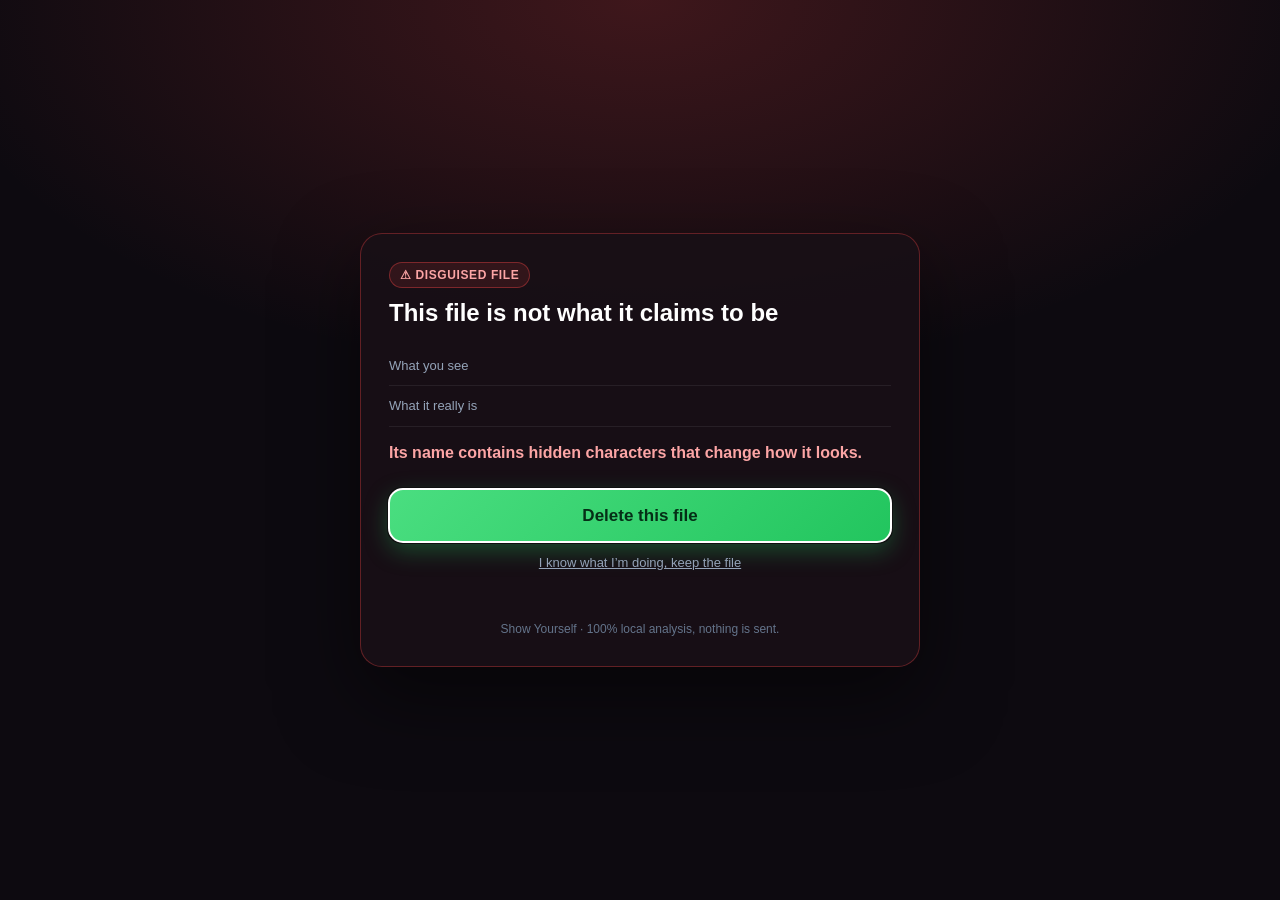
<file: file-warning.html>
<!DOCTYPE html>
<html>
<head>
  <meta charset="UTF-8" />
  <title>Show Yourself</title>
  <link rel="stylesheet" href="file-warning.css" />
</head>
<body>
  <main class="card">
    <div class="badge" data-i18n="badge"></div>
    <h1 data-i18n="title"></h1>

    <div class="row">
      <div class="label" data-i18n="looks"></div>
      <div id="looks" class="name looks" dir="auto"></div>
    </div>
    <div class="row">
      <div class="label" data-i18n="really"></div>
      <div id="really" class="name really" dir="ltr"></div>
    </div>
    <div id="kind" class="kind"></div>

    <ul id="why" class="why"></ul>

    <div class="actions">
      <button id="del" class="safe" data-i18n="del"></button>
      <button id="keep" class="risk" data-i18n="keep"></button>
    </div>
    <p id="status" class="status"></p>
    <p class="foot" data-i18n="foot"></p>
  </main>
  <script src="i18n.js"></script>
  <script src="files.js"></script>
  <script src="file-warning.js"></script>
</body>
</html>
</file>
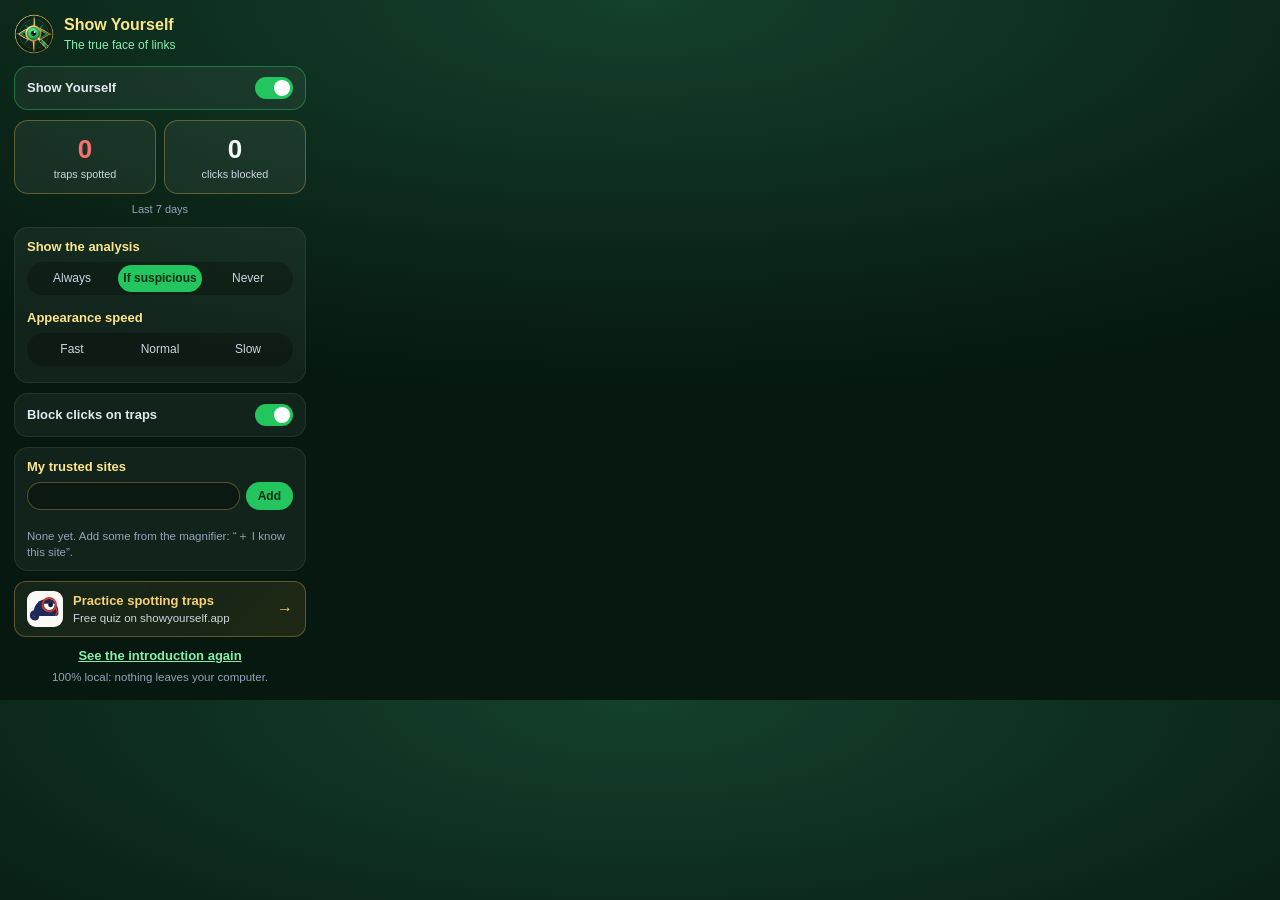
<file: popup.html>
<!DOCTYPE html>
<html>
<head>
  <meta charset="UTF-8" />
  <title>Show Yourself</title>
  <link rel="stylesheet" href="popup.css" />
</head>
<body>
  <header>
    <img src="icons/icon-128.png" alt="" width="40" height="40" />
    <div>
      <div class="name">Show Yourself</div>
      <div class="tagline" data-i18n="p.tagline"></div>
    </div>
  </header>

  <section class="card master">
    <label class="toggle">
      <span>
        <strong data-n="1" data-i18n="p.enabled"></strong>
      </span>
      <input type="checkbox" id="enabled" checked />
      <i aria-hidden="true"></i>
    </label>
  </section>

  <div id="settingsBody">
  <section class="stats">
    <div class="stat danger"><span id="spotted">0</span><small data-i18n="p.spotted"></small></div>
    <div class="stat"><span id="blocked">0</span><small data-i18n="p.blocked"></small></div>
    <div class="period" data-i18n="p.week"></div>
  </section>

  <section class="card">
    <h2 data-n="2" data-i18n="p.bubble"></h2>
    <div class="seg" role="radiogroup">
      <label><input type="radio" name="bubble" value="all" /><span data-i18n="p.bubbleAll"></span></label>
      <label><input type="radio" name="bubble" value="risky" checked /><span data-i18n="p.bubbleRisky"></span></label>
      <label><input type="radio" name="bubble" value="off" /><span data-i18n="p.bubbleOff"></span></label>
    </div>
    <h2 data-n="3" data-i18n="p.speed"></h2>
    <div class="seg" role="radiogroup" id="speedSeg">
      <label><input type="radio" name="speed" value="fast" /><span data-i18n="p.speedFast"></span></label>
      <label><input type="radio" name="speed" value="normal" /><span data-i18n="p.speedNormal"></span></label>
      <label><input type="radio" name="speed" value="slow" /><span data-i18n="p.speedSlow"></span></label>
    </div>
  </section>

  <section class="card">
    <label class="toggle">
      <span>
        <strong data-n="4" data-i18n="p.blockToggle"></strong>
      </span>
      <input type="checkbox" id="blockClicks" checked />
      <i aria-hidden="true"></i>
    </label>
  </section>

  <section class="card">
    <h2 data-n="5" data-i18n="p.trusted"></h2>
    <form id="addForm" class="add">
      <input id="addInput" type="text" autocomplete="off" spellcheck="false" data-i18n-placeholder="p.addPlaceholder" />
      <button type="submit" data-i18n="p.add"></button>
    </form>
    <button type="button" id="addCurrent" class="link" hidden></button>
    <p id="addMsg" class="muted" hidden></p>
    <input id="trustedSearch" class="search" type="search" autocomplete="off" spellcheck="false" hidden />
    <ul id="trusted" class="chips"></ul>
    <button type="button" id="trustedMore" class="link more" hidden></button>
    <p id="trustedEmpty" class="muted" data-i18n="p.trustedEmpty"></p>
  </section>

  </div>

  <footer>
    <a href="https://showyourself.app/" id="trainLink" class="train" target="_blank" rel="noopener">
      <img src="icons/site-leon.svg" alt="" width="36" height="36" />
      <span class="train-text">
        <strong data-i18n="p.train"></strong>
        <small data-i18n="p.trainSub"></small>
      </span>
      <span class="train-arrow" aria-hidden="true">→</span>
    </a>
    <a href="welcome.html" target="_blank" data-i18n="p.welcome"></a>
    <div class="muted" data-i18n="p.privacy"></div>
  </footer>

  <script src="features.js"></script>
  <script src="i18n.js"></script>
  <script src="files.js"></script>
  <script src="lib/psl.js"></script>
  <script src="analyzer.js"></script>
  <script src="popup.js"></script>
</body>
</html>
</file>
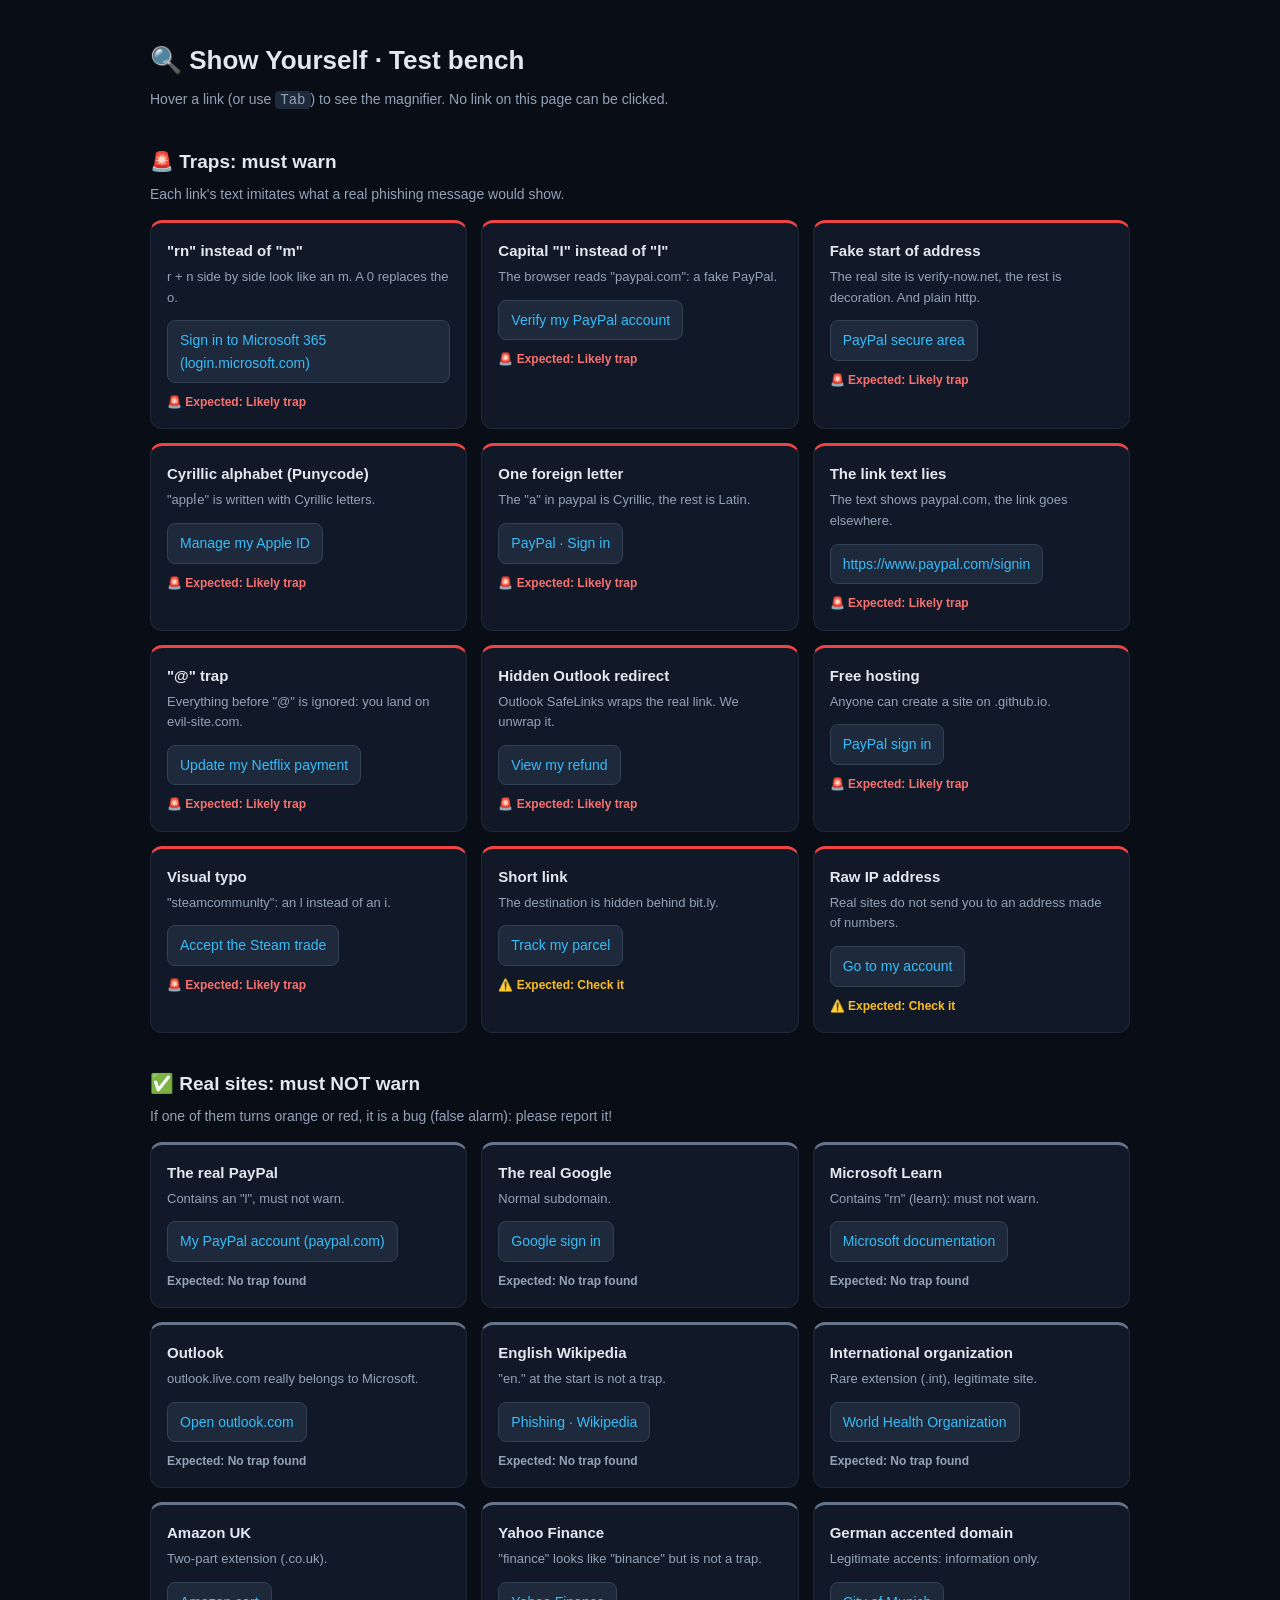
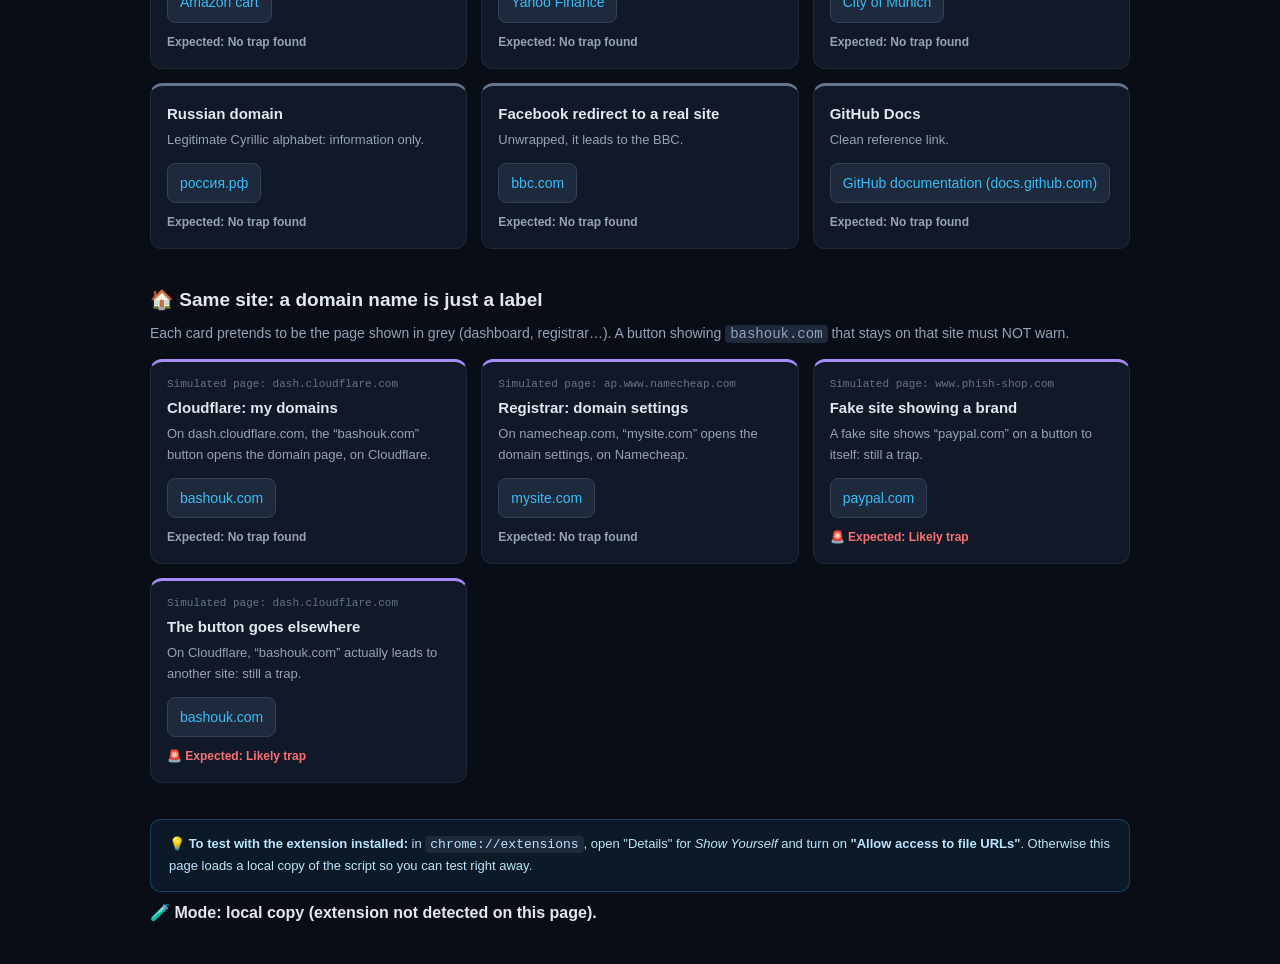
<file: test.html>
<!DOCTYPE html>
<html lang="fr">
<head>
  <meta charset="UTF-8" />
  <meta name="viewport" content="width=device-width, initial-scale=1.0" />
  <!-- Lets the extension tell this page it is active (avoids a double bubble) -->
  <meta name="show-yourself-test-page" content="1" />
  <title>Show Yourself · Banc d'essai</title>
  <style>
    :root { color-scheme: dark; }
    * { box-sizing: border-box; }
    body {
      margin: 0;
      padding: 40px 20px;
      font-family: -apple-system, BlinkMacSystemFont, "Segoe UI", Roboto, sans-serif;
      background: #090d16;
      color: #e2e8f0;
      line-height: 1.6;
    }
    .container { max-width: 980px; margin: 0 auto; }
    h1 { margin: 0 0 6px; font-size: 26px; }
    h2 { margin: 36px 0 6px; font-size: 19px; }
    .subtitle, .section-intro { margin: 0; color: #94a3b8; font-size: 14px; }
    .grid {
      display: grid;
      grid-template-columns: repeat(auto-fill, minmax(300px, 1fr));
      gap: 14px;
      margin-top: 14px;
    }
    .card {
      background: #111827;
      border: 1px solid #1f2937;
      border-radius: 12px;
      padding: 16px;
    }
    .card.trap { border-top: 3px solid #ef4444; }
    .card.legit { border-top: 3px solid #64748b; }
    .card.same { border-top: 3px solid #a78bfa; }
    .page-host { font: 11px ui-monospace, Consolas, monospace; color: #64748b; margin-bottom: 6px; }
    .card h3 { margin: 0 0 4px; font-size: 15px; }
    .card p { margin: 0 0 12px; font-size: 13px; color: #94a3b8; }
    .card a {
      display: inline-block;
      padding: 8px 12px;
      background: #1e293b;
      color: #38bdf8;
      text-decoration: none;
      border-radius: 8px;
      border: 1px solid #334155;
      font-size: 14px;
    }
    .card a:hover, .card a:focus { border-color: #38bdf8; }
    .expect { font-size: 12px; font-weight: 700; margin-top: 10px; }
    .expect-danger { color: #f87171; }
    .expect-caution { color: #fbbf24; }
    .expect-none { color: #94a3b8; }
    .notice {
      margin-top: 36px;
      padding: 14px 18px;
      background: rgba(56, 189, 248, 0.08);
      border: 1px solid rgba(56, 189, 248, 0.25);
      border-radius: 10px;
      font-size: 13px;
      color: #bae6fd;
    }
    code { background: #1e293b; padding: 1px 5px; border-radius: 4px; }
  </style>
</head>
<body>
  <div class="container">
    <h1 data-en="🔍 Show Yourself · Test bench">🔍 Show Yourself · Banc d'essai</h1>
    <p class="subtitle" data-en="Hover a link (or use &lt;code&gt;Tab&lt;/code&gt;) to see the magnifier. No link on this page can be clicked.">Survolez un lien (ou naviguez avec <code>Tab</code>) pour voir la loupe. Aucun lien n'est cliquable sur cette page.</p>

    <h2 data-en="🚨 Traps: must warn">🚨 Pièges : doivent alerter</h2>
    <p class="section-intro" data-en="Each link's text imitates what a real phishing message would show.">Le texte de chaque lien imite ce qu'un vrai message de phishing afficherait.</p>
    <div class="grid" id="traps"></div>

    <h2 data-en="✅ Real sites: must NOT warn">✅ Sites légitimes : ne doivent PAS alerter</h2>
    <p class="section-intro" data-en="If one of them turns orange or red, it is a bug (false alarm): please report it!">Si l'un d'eux passe en orange ou en rouge, c'est un bug (fausse alerte) : merci de le signaler !</p>
    <div class="grid" id="legit"></div>

    <h2 data-en="🏠 Same site: a domain name is just a label">🏠 Même site : un nom de domaine n'est qu'une étiquette</h2>
    <p class="section-intro" data-en="Each card pretends to be the page shown in grey (dashboard, registrar…). A button showing &lt;code&gt;bashouk.com&lt;/code&gt; that stays on that site must NOT warn.">Chaque carte se fait passer pour la page indiquée en gris (tableau de bord, registrar…). Un bouton qui affiche <code>bashouk.com</code> et reste sur ce site ne doit PAS alerter.</p>
    <div class="grid" id="samesite"></div>

    <div class="notice" id="noticeFr">
      💡 <strong>Pour tester avec l'extension installée :</strong> dans <code>chrome://extensions</code>, ouvrez « Détails »
      de <em>Show Yourself</em> et activez <strong>« Autoriser l'accès aux URL de fichier »</strong>.
      Sinon, cette page charge automatiquement une copie locale du script pour que vous puissiez tester tout de suite.
    </div>
    <div class="notice" id="noticeEn" hidden>
      💡 <strong>To test with the extension installed:</strong> in <code>chrome://extensions</code>, open "Details"
      for <em>Show Yourself</em> and turn on <strong>"Allow access to file URLs"</strong>.
      Otherwise this page loads a local copy of the script so you can test right away.
    </div>
    <div id="mode" style="margin-top:8px;font-weight:700"></div>
  </div>

  <script>
    // Each case: [title, explanation, href, visible link text, expected level]
    const TRAPS = [
      ['« rn » au lieu de « m »', 'r + n collés imitent un m. Le 0 remplace le o.',
        'https://login.rnicr0soft.com/oauth2/v2.0/authorize?client_id=981273', 'Se connecter à Microsoft 365 (login.microsoft.com)', 'danger'],
      ['« I » majuscule au lieu de « l »', 'Le navigateur lit « paypai.com » : un faux PayPal.',
        'https://secu1e.paypaI.com/myaccount/summary', 'Vérifier mon compte PayPal', 'danger'],
      ['Faux début d’adresse', 'Le vrai site est verify-now.net, tout le reste est du décor. En http en plus.',
        'http://paypal.com.secure-login.verify-now.net/login/auth.php', 'Espace sécurisé PayPal', 'danger'],
      ['Alphabet cyrillique (Punycode)', '« аррӏе » est écrit avec des lettres cyrilliques.',
        'https://xn--80ak6aa92e.com/id/manage', 'Gérer mon identifiant Apple', 'danger'],
      ['Une seule lettre étrangère', 'Le « а » de pаypal est cyrillique, le reste est latin.',
        'https://xn--pypal-4ve.com/signin', 'PayPal · Connexion', 'danger'],
      ['Le texte du lien ment', 'Le texte affiche paypal.com, le lien va ailleurs.',
        'https://compte-verification.net/paypal', 'https://www.paypal.com/signin', 'danger'],
      ['Piège « @ »', 'Tout ce qui est avant « @ » est ignoré : on va sur evil-site.com.',
        'https://www.netflix.com@evil-site.com/billing', 'Mettre à jour mon paiement Netflix', 'danger'],
      ['Redirection Outlook cachée', 'Outlook SafeLinks enveloppe le vrai lien. On le déballe.',
        'https://eur01.safelinks.protection.outlook.com/?url=https%3A%2F%2Fpaypal-refund-center.com%2Fclaim&data=05', 'Consulter mon remboursement', 'danger'],
      ['Hébergement gratuit', 'N’importe qui peut créer un site en .github.io.',
        'https://paypal-login-secure.github.io/', 'Connexion PayPal', 'danger'],
      ['Faute de frappe visuelle', '« steamcommunlty » : un l à la place du i.',
        'https://steamcommunlty.com/tradeoffer/new', 'Accepter l’échange Steam', 'danger'],
      ['Lien raccourci', 'La destination est cachée derrière bit.ly.',
        'https://bit.ly/3xYzAbC', 'Suivre mon colis', 'caution'],
      ['Adresse IP brute', 'Les vrais sites n’envoient pas vers une adresse en chiffres.',
        'http://185.23.45.67/banque/login', 'Accéder à mon espace', 'caution']
    ];

    const LEGIT = [
      ['Le vrai PayPal', 'Contient un « l », ne doit pas alerter.', 'https://www.paypal.com/myaccount/summary', 'Mon compte PayPal (paypal.com)', 'none'],
      ['Le vrai Google', 'Sous-domaine normal.', 'https://accounts.google.com/signin', 'Connexion Google', 'none'],
      ['Microsoft Learn', 'Contient « rn » (learn) : ne doit pas alerter.', 'https://learn.microsoft.com/fr-fr/', 'Documentation Microsoft', 'none'],
      ['Outlook', 'outlook.live.com appartient bien à Microsoft.', 'https://outlook.live.com/mail/', 'Ouvrir outlook.com', 'none'],
      ['Wikipédia en anglais', '« en. » au début n’est pas un piège.', 'https://en.wikipedia.org/wiki/Phishing', 'Phishing · Wikipedia', 'none'],
      ['Organisation internationale', 'Extension rare (.int), site légitime.', 'https://www.who.int/health-topics', 'Organisation mondiale de la santé', 'none'],
      ['Amazon UK', 'Extension en deux parties (.co.uk).', 'https://www.amazon.co.uk/gp/cart', 'Panier Amazon', 'none'],
      ['Yahoo Finance', '« finance » ressemble à « binance » mais n’est pas un piège.', 'https://finance.yahoo.com/', 'Yahoo Finance', 'none'],
      ['Domaine allemand accentué', 'Accents légitimes : simple information.', 'https://münchen.de/', 'Ville de Munich', 'none'],
      ['Domaine russe', 'Alphabet cyrillique légitime : simple information.', 'https://xn--h1alffa9f.xn--p1ai/', 'россия.рф', 'none'],
      ['Redirection Facebook vers un vrai site', 'Déballée, mène à la BBC.', 'https://l.facebook.com/l.php?u=https%3A%2F%2Fwww.bbc.com%2Fnews&h=AT0', 'bbc.com', 'none'],
      ['GitHub Docs', 'Lien de référence propre.', 'https://docs.github.com/fr/authentication', 'Documentation GitHub (docs.github.com)', 'none']
    ];

    // Same-site cases: [title, explanation, href, link text, expected, simulated page host]
    const SAMESITE = [
      ['Cloudflare : mes domaines', 'Sur dash.cloudflare.com, le bouton « bashouk.com » ouvre la fiche du domaine, sur Cloudflare.',
        'https://dash.cloudflare.com/8f2c41/bashouk.com/dns/records', 'bashouk.com', 'none', 'dash.cloudflare.com'],
      ['Registrar : gestion du domaine', 'Sur namecheap.com, « mysite.com » ouvre la gestion du domaine, sur Namecheap.',
        'https://ap.www.namecheap.com/domains/domaincontrolpanel/mysite.com/domain', 'mysite.com', 'none', 'ap.www.namecheap.com'],
      ['Faux site qui écrit une marque', 'Un faux site affiche « paypal.com » sur un bouton vers lui-même : reste un piège.',
        'https://www.phish-shop.com/login', 'paypal.com', 'danger', 'www.phish-shop.com'],
      ['Le bouton part ailleurs', 'Sur Cloudflare, « bashouk.com » mène en fait à un autre site : reste un piège.',
        'https://cloud-dash-login.com/bashouk.com', 'bashouk.com', 'danger', 'dash.cloudflare.com']
    ];
    const SAMESITE_EN = [
      ['Cloudflare: my domains', 'On dash.cloudflare.com, the “bashouk.com” button opens the domain page, on Cloudflare.', 'bashouk.com'],
      ['Registrar: domain settings', 'On namecheap.com, “mysite.com” opens the domain settings, on Namecheap.', 'mysite.com'],
      ['Fake site showing a brand', 'A fake site shows “paypal.com” on a button to itself: still a trap.', 'paypal.com'],
      ['The button goes elsewhere', 'On Cloudflare, “bashouk.com” actually leads to another site: still a trap.', 'bashouk.com']
    ];

    // English texts, same order as above: [title, explanation, link text]
    const TRAPS_EN = [
      ['"rn" instead of "m"', 'r + n side by side look like an m. A 0 replaces the o.', 'Sign in to Microsoft 365 (login.microsoft.com)'],
      ['Capital "I" instead of "l"', 'The browser reads "paypai.com": a fake PayPal.', 'Verify my PayPal account'],
      ['Fake start of address', 'The real site is verify-now.net, the rest is decoration. And plain http.', 'PayPal secure area'],
      ['Cyrillic alphabet (Punycode)', '"аррӏе" is written with Cyrillic letters.', 'Manage my Apple ID'],
      ['One foreign letter', 'The "а" in pаypal is Cyrillic, the rest is Latin.', 'PayPal · Sign in'],
      ['The link text lies', 'The text shows paypal.com, the link goes elsewhere.', 'https://www.paypal.com/signin'],
      ['"@" trap', 'Everything before "@" is ignored: you land on evil-site.com.', 'Update my Netflix payment'],
      ['Hidden Outlook redirect', 'Outlook SafeLinks wraps the real link. We unwrap it.', 'View my refund'],
      ['Free hosting', 'Anyone can create a site on .github.io.', 'PayPal sign in'],
      ['Visual typo', '"steamcommunlty": an l instead of an i.', 'Accept the Steam trade'],
      ['Short link', 'The destination is hidden behind bit.ly.', 'Track my parcel'],
      ['Raw IP address', 'Real sites do not send you to an address made of numbers.', 'Go to my account']
    ];
    const LEGIT_EN = [
      ['The real PayPal', 'Contains an "l", must not warn.', 'My PayPal account (paypal.com)'],
      ['The real Google', 'Normal subdomain.', 'Google sign in'],
      ['Microsoft Learn', 'Contains "rn" (learn): must not warn.', 'Microsoft documentation'],
      ['Outlook', 'outlook.live.com really belongs to Microsoft.', 'Open outlook.com'],
      ['English Wikipedia', '"en." at the start is not a trap.', 'Phishing · Wikipedia'],
      ['International organization', 'Rare extension (.int), legitimate site.', 'World Health Organization'],
      ['Amazon UK', 'Two-part extension (.co.uk).', 'Amazon cart'],
      ['Yahoo Finance', '"finance" looks like "binance" but is not a trap.', 'Yahoo Finance'],
      ['German accented domain', 'Legitimate accents: information only.', 'City of Munich'],
      ['Russian domain', 'Legitimate Cyrillic alphabet: information only.', 'россия.рф'],
      ['Facebook redirect to a real site', 'Unwrapped, it leads to the BBC.', 'bbc.com'],
      ['GitHub Docs', 'Clean reference link.', 'GitHub documentation (docs.github.com)']
    ];
    const qLang = new URLSearchParams(location.search).get('lang');
    const EN = qLang ? qLang === 'en' : !/^fr/i.test(navigator.language || '');
    if (EN) {
      document.documentElement.lang = 'en';
      document.title = 'Show Yourself · Test bench';
      document.querySelectorAll('[data-en]').forEach((n) => { n.innerHTML = n.getAttribute('data-en'); });
      document.getElementById('noticeFr').hidden = true;
      document.getElementById('noticeEn').hidden = false;
      const swap = (list, en) => list.forEach((c, i) => { c[0] = en[i][0]; c[1] = en[i][1]; c[3] = en[i][2]; });
      swap(TRAPS, TRAPS_EN);
      swap(LEGIT, LEGIT_EN);
      swap(SAMESITE, SAMESITE_EN);
    }

    const EXPECT_TEXT = EN
      ? { danger: '🚨 Expected: Likely trap', caution: '⚠️ Expected: Check it', none: 'Expected: No trap found' }
      : { danger: '🚨 Attendu : Piège probable', caution: '⚠️ Attendu : À vérifier', none: 'Attendu : Aucun piège détecté' };

    function addCards(containerId, cases, kind) {
      const container = document.getElementById(containerId);
      cases.forEach(([title, explanation, href, text, expected, pageHost]) => {
        const card = document.createElement('div');
        card.className = 'card ' + kind;
        if (pageHost) {
          card.setAttribute('data-sy-page-host', pageHost);
          const host = document.createElement('div');
          host.className = 'page-host';
          host.textContent = (EN ? 'Simulated page: ' : 'Page simulée : ') + pageHost;
          card.appendChild(host);
        }
        const h3 = document.createElement('h3');
        h3.textContent = title;
        const p = document.createElement('p');
        p.textContent = explanation;
        const a = document.createElement('a');
        a.href = href;
        a.textContent = text;
        a.addEventListener('click', (e) => e.preventDefault());
        const exp = document.createElement('div');
        exp.className = 'expect expect-' + expected;
        exp.textContent = EXPECT_TEXT[expected];
        card.append(h3, p, a, exp);
        container.appendChild(card);
      });
    }
    addCards('traps', TRAPS, 'trap');
    addCards('legit', LEGIT, 'legit');
    addCards('samesite', SAMESITE, 'same');

    // Fallback: if the extension is not active on this page (file:// access not
    // allowed), load a local copy of the scripts so the page works right away.
    window.addEventListener('load', () => {
      setTimeout(() => {
        const mode = document.getElementById('mode');
        if (document.documentElement.getAttribute('data-show-yourself-extension') === 'active') {
          mode.textContent = EN ? '✅ Mode: extension installed.' : '✅ Mode : extension installée.';
          return;
        }
        mode.textContent = EN ? '🧪 Mode: local copy (extension not detected on this page).' : '🧪 Mode : copie locale (extension non détectée sur cette page).';
        const s0 = document.createElement('script');
        s0.src = './i18n.js';
        const sPsl = document.createElement('script');
        sPsl.src = './lib/psl.js';
        const s1 = document.createElement('script');
        s1.src = './analyzer.js';
        s1.onload = () => {
          const s2 = document.createElement('script');
          s2.src = './content.js';
          document.body.appendChild(s2);
        };
        s0.onload = () => document.body.appendChild(sPsl);
        sPsl.onload = () => document.body.appendChild(s1);
        document.body.appendChild(s0);
      }, 600);
    });
  </script>
</body>
</html>
</file>
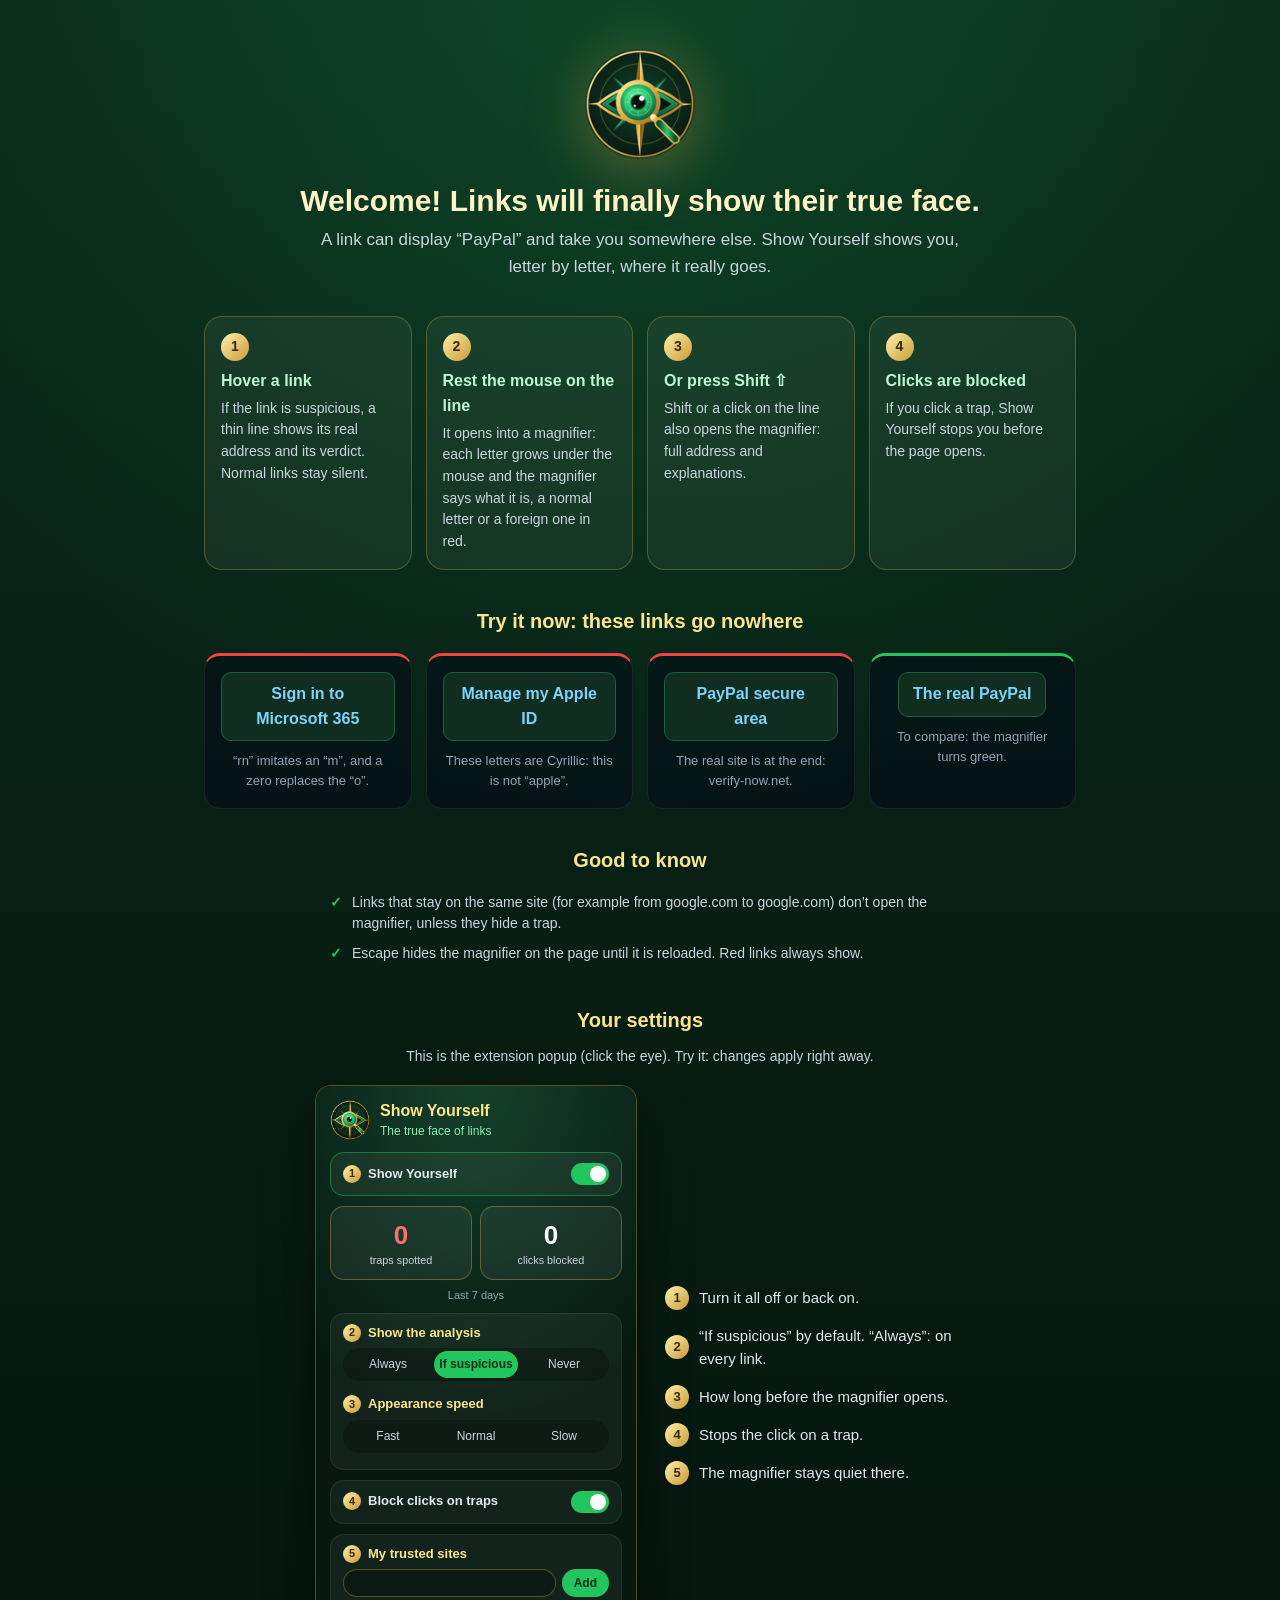
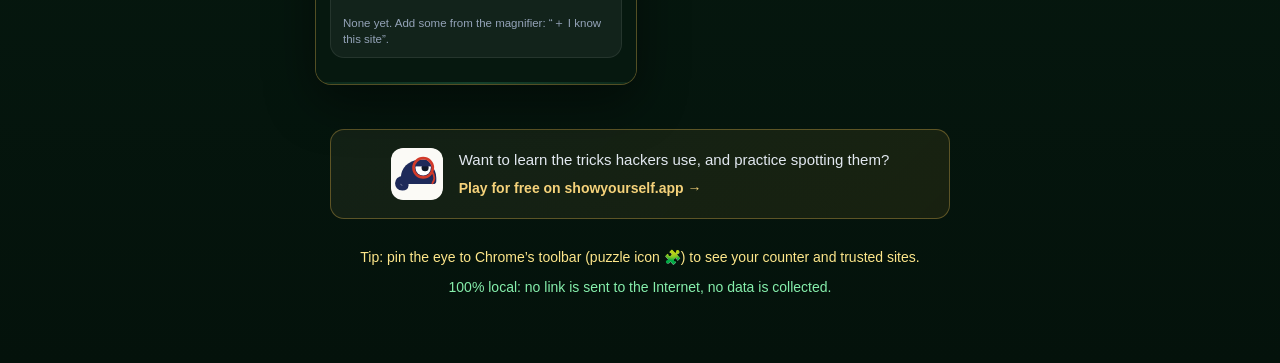
<file: welcome.html>
<!DOCTYPE html>
<html>
<head>
  <meta charset="UTF-8" />
  <meta name="viewport" content="width=device-width, initial-scale=1.0" />
  <meta name="show-yourself-demo" content="1" />
  <title>Show Yourself</title>
  <link rel="stylesheet" href="welcome.css" />
</head>
<body>
  <main>
    <header>
      <img src="icons/icon-128.png" alt="" width="112" height="112" />
      <h1 data-i18n="w.title"></h1>
      <p class="lead" data-i18n="w.lead"></p>
    </header>

    <ol class="steps">
      <li><b>1</b><h3 data-i18n="w.s1"></h3><p data-i18n="w.s1d"></p></li>
      <li><b>2</b><h3 data-i18n="w.s2"></h3><p data-i18n="w.s2d"></p></li>
      <li><b>3</b><h3 data-i18n="w.s3"></h3><p data-i18n="w.s3d"></p></li>
      <li><b>4</b><h3 data-i18n="w.s4"></h3><p data-i18n="w.s4d"></p></li>
    </ol>

    <h2 data-i18n="w.try"></h2>
    <div class="demos">
      <div class="demo trap">
        <a href="https://login.rnicr0soft.com/oauth2/authorize" data-i18n="w.d1"></a>
        <p data-i18n="w.d1h"></p>
      </div>
      <div class="demo trap">
        <a href="https://xn--80ak6aa92e.com/id/manage" data-i18n="w.d2"></a>
        <p data-i18n="w.d2h"></p>
      </div>
      <div class="demo trap">
        <a href="http://paypal.com.secure-login.verify-now.net/login" data-i18n="w.d3"></a>
        <p data-i18n="w.d3h"></p>
      </div>
      <div class="demo legit">
        <a href="https://www.paypal.com/signin" data-i18n="w.d4"></a>
        <p data-i18n="w.d4h"></p>
      </div>
    </div>

    <h2 data-i18n="w.good"></h2>
    <ul class="good">
      <li data-i18n="w.g1"></li>
      <li data-i18n="w.g2"></li>
    </ul>

    <h2 data-i18n="w.cfg"></h2>
    <p class="cfg-lead" data-i18n="w.cfgLead"></p>
    <div class="cfg">
      <iframe id="popupDemo" src="popup.html" title="Show Yourself"></iframe>
      <ol class="cfg-notes">
        <li><b>1</b><span data-i18n="w.c1"></span></li>
        <li><b>2</b><span data-i18n="w.c2"></span></li>
        <li><b>3</b><span data-i18n="w.c3"></span></li>
        <li><b>4</b><span data-i18n="w.c4"></span></li>
        <li><b>5</b><span data-i18n="w.c5"></span></li>
      </ol>
    </div>

    <a class="train" id="trainLink" href="https://showyourself.app/" target="_blank" rel="noopener">
      <img src="icons/site-leon.svg" alt="" width="52" height="52" />
      <span>
        <span class="train-q" data-i18n="w.train"></span>
        <span class="train-go" data-i18n="w.trainGo"></span>
      </span>
    </a>

    <p class="tip" data-i18n="w.pin"></p>
    <p class="privacy" data-i18n="w.privacy"></p>
  </main>

  <script src="features.js"></script>
  <script src="i18n.js"></script>
  <script src="welcome.js"></script>
  <!-- Content scripts don't run on extension pages: load the magnifier here -->
  <script src="files.js"></script>
  <script src="lib/psl.js"></script>
  <script src="analyzer.js"></script>
  <script src="content.js"></script>
</body>
</html>
</file>
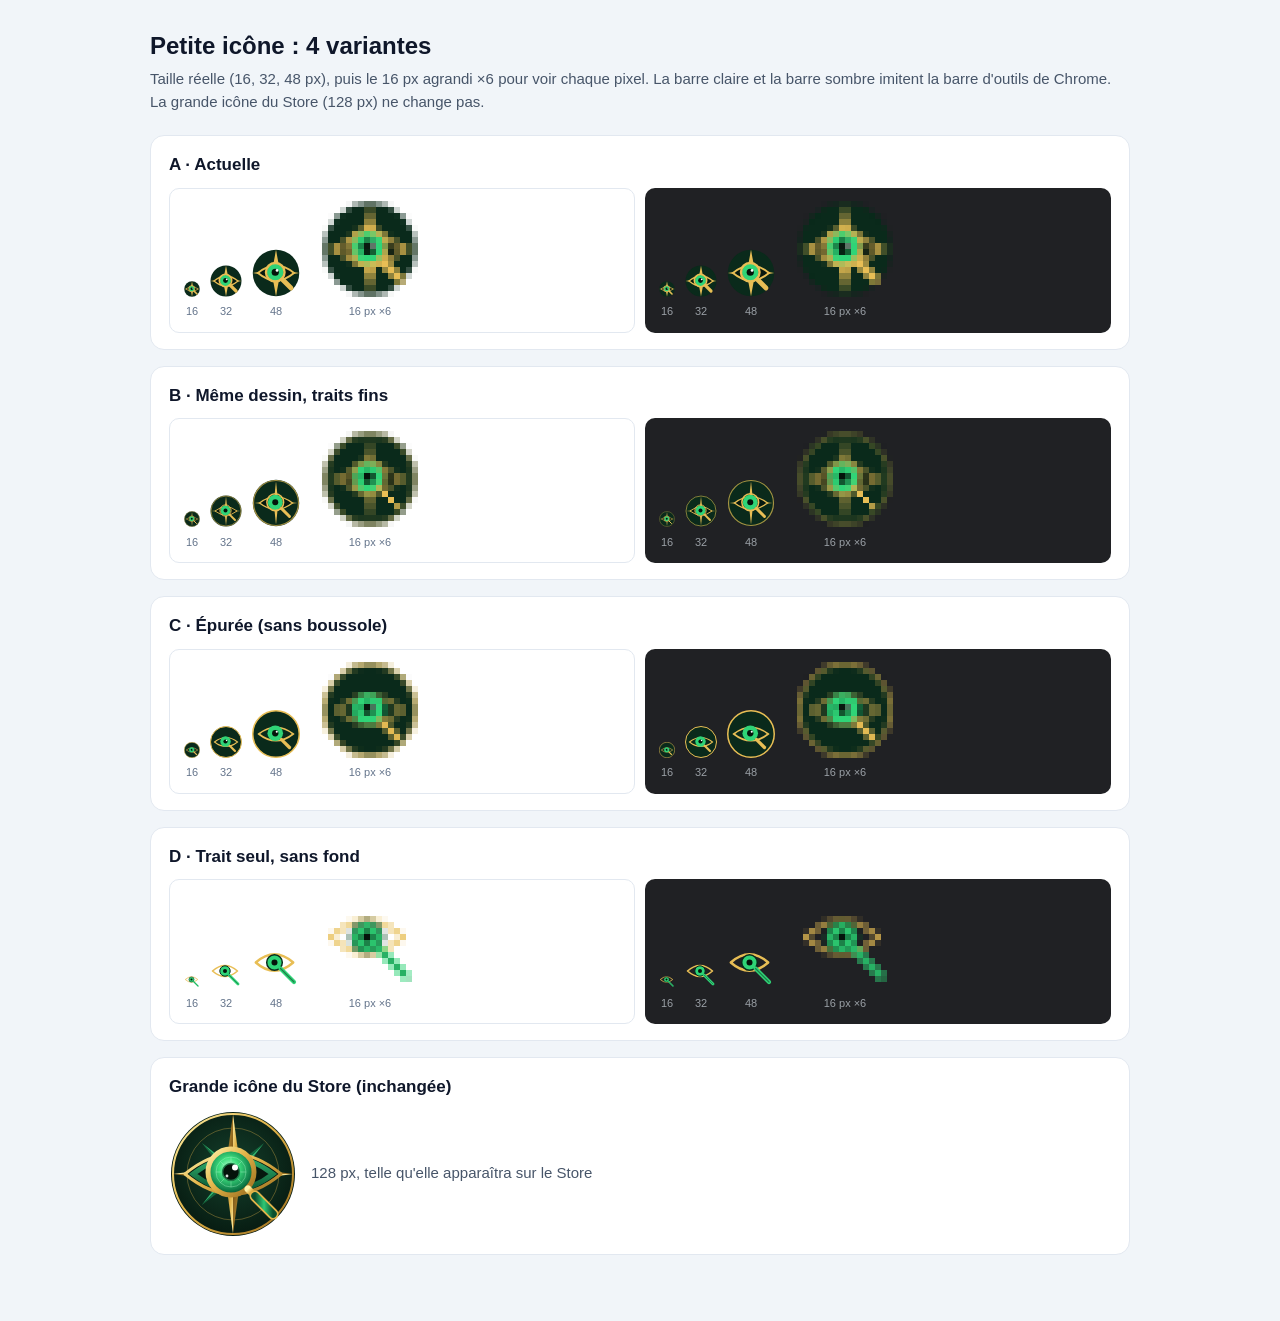
<file: store/icon-variantes.html>
﻿<!DOCTYPE html>
<html lang="fr">
<head>
<meta charset="utf-8">
<meta name="viewport" content="width=device-width, initial-scale=1">
<title>Show Yourself · Petite icône, variantes</title>
<style>
  body { margin:0; font:15px/1.5 -apple-system, BlinkMacSystemFont, "Segoe UI", Roboto, sans-serif; background:#f1f5f9; color:#0f172a; }
  main { max-width:980px; margin:0 auto; padding:28px 18px 50px; }
  h1 { font-size:24px; margin:0 0 4px; } .sub { color:#475569; margin:0 0 22px; }
  .v { background:#fff; border:1px solid #e2e8f0; border-radius:14px; padding:16px 18px; margin-bottom:16px; }
  .v h2 { font-size:17px; margin:0 0 10px; }
  .rows { display:grid; grid-template-columns:1fr 1fr; gap:10px; }
  .bar { border-radius:10px; padding:12px 14px; display:flex; align-items:center; gap:16px; flex-wrap:wrap; }
  .light { background:#ffffff; border:1px solid #e2e8f0; } .dark { background:#202124; color:#e8eaed; }
  .bar small { font-size:11px; opacity:.7; width:100%; }
  canvas { image-rendering:pixelated; }
  .zoom { display:flex; gap:10px; align-items:end; }
  .lbl { font-size:11px; color:#64748b; text-align:center; }
  .dark .lbl { color:#9aa0a6; }
  .big { display:flex; align-items:center; gap:14px; margin-top:6px; color:#475569; }
  @media (max-width:700px) { .rows { grid-template-columns:1fr; } }
</style>
</head>
<body>
<main>
  <h1>Petite icône : 4 variantes</h1>
  <p class="sub">Taille réelle (16, 32, 48 px), puis le 16 px agrandi ×6 pour voir chaque pixel. La barre claire et la barre sombre imitent la barre d'outils de Chrome. La grande icône du Store (128 px) ne change pas.</p>
  <div id="list"></div>
  <div class="v"><h2>Grande icône du Store (inchangée)</h2><div class="big" id="big"></div></div>
</main>
<script>
const DATA = {"v": {"A_actuelle": "<svg xmlns=\"http://www.w3.org/2000/svg\" viewBox=\"0 0 32 32\">\n  <circle cx=\"16\" cy=\"16\" r=\"15.5\" fill=\"#0a2a1b\"/>\n  \n  <g fill=\"#e8be55\">\n    <polygon points=\"16,0.5 18.3,13 13.7,13\"/>\n    <polygon points=\"16,31.5 18.3,19 13.7,19\"/>\n    <polygon points=\"0.5,16 13,13.7 13,18.3\"/>\n    <polygon points=\"31.5,16 19,13.7 19,18.3\"/>\n  <\/g>\n  \n  <path d=\"M4 16 Q16 6 28 16 Q16 26 4 16 Z\" fill=\"#06180f\" stroke=\"#e8be55\" stroke-width=\"1.3\" stroke-linejoin=\"round\"/>\n  \n  <circle cx=\"15.5\" cy=\"15.5\" r=\"5.6\" fill=\"#2fd477\"/>\n  <circle cx=\"15.5\" cy=\"15.5\" r=\"2.4\" fill=\"#04140b\"/>\n  <circle cx=\"16.7\" cy=\"14.3\" r=\".9\" fill=\"#fff\"/>\n  <circle cx=\"15.5\" cy=\"15.5\" r=\"6.2\" fill=\"none\" stroke=\"#e8be55\" stroke-width=\"1.6\"/>\n  \n  <line x1=\"20.3\" y1=\"20.3\" x2=\"26\" y2=\"26\" stroke=\"#e8be55\" stroke-width=\"3.2\" stroke-linecap=\"round\"/>\n<\/svg>\n", "B_fine": "<svg xmlns=\"http://www.w3.org/2000/svg\" viewBox=\"0 0 32 32\">\n  <circle cx=\"16\" cy=\"16\" r=\"15.5\" fill=\"#0a2a1b\"/>\n  <circle cx=\"16\" cy=\"16\" r=\"15\" fill=\"none\" stroke=\"#e8be55\" stroke-width=\".8\" opacity=\".7\"/>\n  <g fill=\"#e8be55\"><polygon points=\"16,1.5 17,11 15,11\"/><polygon points=\"16,30.5 17,21 15,21\"/>\n  <polygon points=\"1.5,16 11,15 11,17\"/><polygon points=\"30.5,16 21,15 21,17\"/><\/g>\n  <path d=\"M5 16 Q16 7.5 27 16 Q16 24.5 5 16 Z\" fill=\"#06180f\" stroke=\"#e8be55\" stroke-width=\".9\"/>\n  <circle cx=\"15.5\" cy=\"15.5\" r=\"5\" fill=\"#2fd477\"/><circle cx=\"15.5\" cy=\"15.5\" r=\"2\" fill=\"#04140b\"/>\n  <circle cx=\"15.5\" cy=\"15.5\" r=\"5.6\" fill=\"none\" stroke=\"#e8be55\" stroke-width=\"1\"/>\n  <line x1=\"19.6\" y1=\"19.6\" x2=\"25\" y2=\"25\" stroke=\"#e8be55\" stroke-width=\"2\" stroke-linecap=\"round\"/><\/svg>", "C_epuree": "<svg xmlns=\"http://www.w3.org/2000/svg\" viewBox=\"0 0 32 32\">\n  <circle cx=\"16\" cy=\"16\" r=\"15.5\" fill=\"#0a2a1b\" stroke=\"#e8be55\" stroke-width=\"1\"/>\n  <path d=\"M4.5 16 Q16 7 27.5 16 Q16 25 4.5 16 Z\" fill=\"none\" stroke=\"#e8be55\" stroke-width=\"1.1\"/>\n  <circle cx=\"15.5\" cy=\"15.5\" r=\"5.2\" fill=\"#2fd477\"/><circle cx=\"15.5\" cy=\"15.5\" r=\"2.1\" fill=\"#04140b\"/>\n  <circle cx=\"16.5\" cy=\"14.5\" r=\".7\" fill=\"#fff\"/>\n  <line x1=\"19.7\" y1=\"19.7\" x2=\"25\" y2=\"25\" stroke=\"#e8be55\" stroke-width=\"2.2\" stroke-linecap=\"round\"/><\/svg>", "D_trait": "<svg xmlns=\"http://www.w3.org/2000/svg\" viewBox=\"0 0 32 32\">\n  <path d=\"M2.5 15 Q15 4 27.5 15 Q15 26 2.5 15 Z\" fill=\"none\" stroke=\"#e8be55\" stroke-width=\"1.6\" stroke-linejoin=\"round\"/>\n  <circle cx=\"15\" cy=\"15\" r=\"5.2\" fill=\"#2fd477\" stroke=\"#0a2a1b\" stroke-width=\"1\"/>\n  <circle cx=\"15\" cy=\"15\" r=\"2\" fill=\"#04140b\"/>\n  <line x1=\"19\" y1=\"19\" x2=\"28\" y2=\"28\" stroke=\"#2fd477\" stroke-width=\"2.8\" stroke-linecap=\"round\"/>\n  <line x1=\"19\" y1=\"19\" x2=\"28\" y2=\"28\" stroke=\"#0a2a1b\" stroke-width=\".8\" stroke-linecap=\"round\" opacity=\".5\"/><\/svg>"}, "n": {"A_actuelle": "A \u00b7 Actuelle", "B_fine": "B \u00b7 M\u00eame dessin, traits fins", "C_epuree": "C \u00b7 \u00c9pur\u00e9e (sans boussole)", "D_trait": "D \u00b7 Trait seul, sans fond"}, "big": "<svg xmlns=\"http://www.w3.org/2000/svg\" viewBox=\"0 0 128 128\">\n  <defs>\n    <linearGradient id=\"gold\" x1=\"0\" y1=\"0\" x2=\"1\" y2=\"1\">\n      <stop offset=\"0\" stop-color=\"#fff1a8\"/>\n      <stop offset=\".45\" stop-color=\"#e2b54a\"/>\n      <stop offset=\"1\" stop-color=\"#9a6b1c\"/>\n    <\/linearGradient>\n    <linearGradient id=\"goldDark\" x1=\"0\" y1=\"0\" x2=\"1\" y2=\"1\">\n      <stop offset=\"0\" stop-color=\"#c99a38\"/>\n      <stop offset=\"1\" stop-color=\"#6f4c12\"/>\n    <\/linearGradient>\n    <radialGradient id=\"bg\" cx=\".5\" cy=\".45\" r=\".6\">\n      <stop offset=\"0\" stop-color=\"#14402c\"/>\n      <stop offset=\"1\" stop-color=\"#06180f\"/>\n    <\/radialGradient>\n    <radialGradient id=\"iris\" cx=\".45\" cy=\".4\" r=\".65\">\n      <stop offset=\"0\" stop-color=\"#b8ffd2\"/>\n      <stop offset=\".35\" stop-color=\"#3ee07f\"/>\n      <stop offset=\".8\" stop-color=\"#11804a\"/>\n      <stop offset=\"1\" stop-color=\"#0a4a2b\"/>\n    <\/radialGradient>\n    <linearGradient id=\"band\" x1=\"0\" y1=\"0\" x2=\"0\" y2=\"1\">\n      <stop offset=\"0\" stop-color=\"#2fae6c\"/>\n      <stop offset=\"1\" stop-color=\"#0d5a35\"/>\n    <\/linearGradient>\n    <linearGradient id=\"handle\" x1=\"0\" y1=\"0\" x2=\"1\" y2=\"0\">\n      <stop offset=\"0\" stop-color=\"#0b4f2e\"/>\n      <stop offset=\".5\" stop-color=\"#2fc874\"/>\n      <stop offset=\"1\" stop-color=\"#0b4f2e\"/>\n    <\/linearGradient>\n  <\/defs>\n\n  <!-- Badge -->\n  <circle cx=\"64\" cy=\"64\" r=\"62\" fill=\"url(#bg)\"/>\n  <circle cx=\"64\" cy=\"64\" r=\"60\" fill=\"none\" stroke=\"url(#gold)\" stroke-width=\"2\"/>\n  <circle cx=\"64\" cy=\"64\" r=\"46\" fill=\"none\" stroke=\"#e2b54a\" stroke-opacity=\".35\" stroke-width=\"1\"/>\n\n  <!-- Compass rose: diagonal points (green) -->\n  <g transform=\"translate(64 64)\">\n    <g id=\"diag\">\n      <polygon points=\"0,-44 5,-6 0,0\" fill=\"#2fae6c\"/>\n      <polygon points=\"0,-44 -5,-6 0,0\" fill=\"#14683f\"/>\n    <\/g>\n    <use href=\"#diag\" transform=\"rotate(45)\"/>\n    <use href=\"#diag\" transform=\"rotate(135)\"/>\n    <use href=\"#diag\" transform=\"rotate(225)\"/>\n    <use href=\"#diag\" transform=\"rotate(315)\"/>\n    <!-- Cardinal points (gold) -->\n    <g id=\"card\">\n      <polygon points=\"0,-60 7,-8 0,0\" fill=\"url(#gold)\"/>\n      <polygon points=\"0,-60 -7,-8 0,0\" fill=\"url(#goldDark)\"/>\n    <\/g>\n    <use href=\"#card\" transform=\"rotate(90)\"/>\n    <use href=\"#card\" transform=\"rotate(180)\"/>\n    <use href=\"#card\" transform=\"rotate(270)\"/>\n  <\/g>\n\n  <!-- Eye almond -->\n  <path d=\"M16 64 Q64 24 112 64 Q64 104 16 64 Z\" fill=\"#06180f\" stroke=\"url(#gold)\" stroke-width=\"3\" stroke-linejoin=\"round\"/>\n  <path d=\"M24 64 Q64 33 104 64 Q64 95 24 64 Z\" fill=\"none\" stroke=\"url(#band)\" stroke-width=\"5\"/>\n\n  <!-- Magnifier lens = iris -->\n  <circle cx=\"62\" cy=\"62\" r=\"21\" fill=\"url(#iris)\"/>\n  <g stroke=\"#b8ffd2\" stroke-opacity=\".45\" stroke-width=\".8\" fill=\"none\">\n    <circle cx=\"62\" cy=\"62\" r=\"15\"/>\n    <path d=\"M62 47 L62 77 M47 62 L77 62 M51.4 51.4 L72.6 72.6 M72.6 51.4 L51.4 72.6\"/>\n  <\/g>\n  <circle cx=\"62\" cy=\"62\" r=\"8.5\" fill=\"#04140b\"/>\n  <circle cx=\"62\" cy=\"62\" r=\"8.5\" fill=\"none\" stroke=\"#1d7a48\" stroke-width=\"1.5\"/>\n  <circle cx=\"66\" cy=\"57.5\" r=\"3\" fill=\"#fff\"/>\n  <circle cx=\"58\" cy=\"66\" r=\"1.4\" fill=\"#fff\" fill-opacity=\".85\"/>\n  <circle cx=\"62\" cy=\"62\" r=\"23\" fill=\"none\" stroke=\"url(#gold)\" stroke-width=\"5\"/>\n\n  <!-- Handle coming out of the eye -->\n  <line x1=\"79\" y1=\"79\" x2=\"85\" y2=\"85\" stroke=\"url(#gold)\" stroke-width=\"7\" stroke-linecap=\"round\"/>\n  <line x1=\"86\" y1=\"86\" x2=\"104\" y2=\"104\" stroke=\"#e2b54a\" stroke-width=\"11\" stroke-linecap=\"round\"/>\n  <line x1=\"86\" y1=\"86\" x2=\"104\" y2=\"104\" stroke=\"url(#handle)\" stroke-width=\"7.5\" stroke-linecap=\"round\"/>\n<\/svg>\n"};
const list = document.getElementById('list');
function render(svg, size, zoom, cb) {
  const img = new Image();
  img.onload = () => {
    const c = document.createElement('canvas'); c.width = size; c.height = size;
    c.getContext('2d').drawImage(img, 0, 0, size, size);
    if (zoom > 1) { c.style.width = c.style.height = (size * zoom) + 'px'; }
    cb(c);
  };
  img.src = 'data:image/svg+xml;charset=utf-8,' + encodeURIComponent(svg);
}
Object.keys(DATA.v).forEach((k) => {
  const box = document.createElement('div'); box.className = 'v';
  box.innerHTML = '<h2>' + DATA.n[k] + '</h2><div class="rows"></div>';
  const rows = box.querySelector('.rows');
  ['light', 'dark'].forEach((theme) => {
    const bar = document.createElement('div'); bar.className = 'bar ' + theme;
    const zoom = document.createElement('div'); zoom.className = 'zoom';
    [16, 32, 48].forEach((s) => render(DATA.v[k], s, 1, (c) => { const w = document.createElement('div'); w.appendChild(c); w.insertAdjacentHTML('beforeend', '<div class="lbl">' + s + '</div>'); zoom.appendChild(w); }));
    render(DATA.v[k], 16, 6, (c) => { const w = document.createElement('div'); w.style.marginLeft = '12px'; w.appendChild(c); w.insertAdjacentHTML('beforeend', '<div class="lbl">16 px ×6</div>'); setTimeout(() => zoom.appendChild(w), 30); });
    bar.appendChild(zoom);
    rows.appendChild(bar);
  });
  list.appendChild(box);
});
render(DATA.big, 128, 1, (c) => { document.getElementById('big').appendChild(c); document.getElementById('big').insertAdjacentHTML('beforeend', '<span>128 px, telle qu\'elle apparaîtra sur le Store</span>'); });
</script>
</body>
</html>
</file>
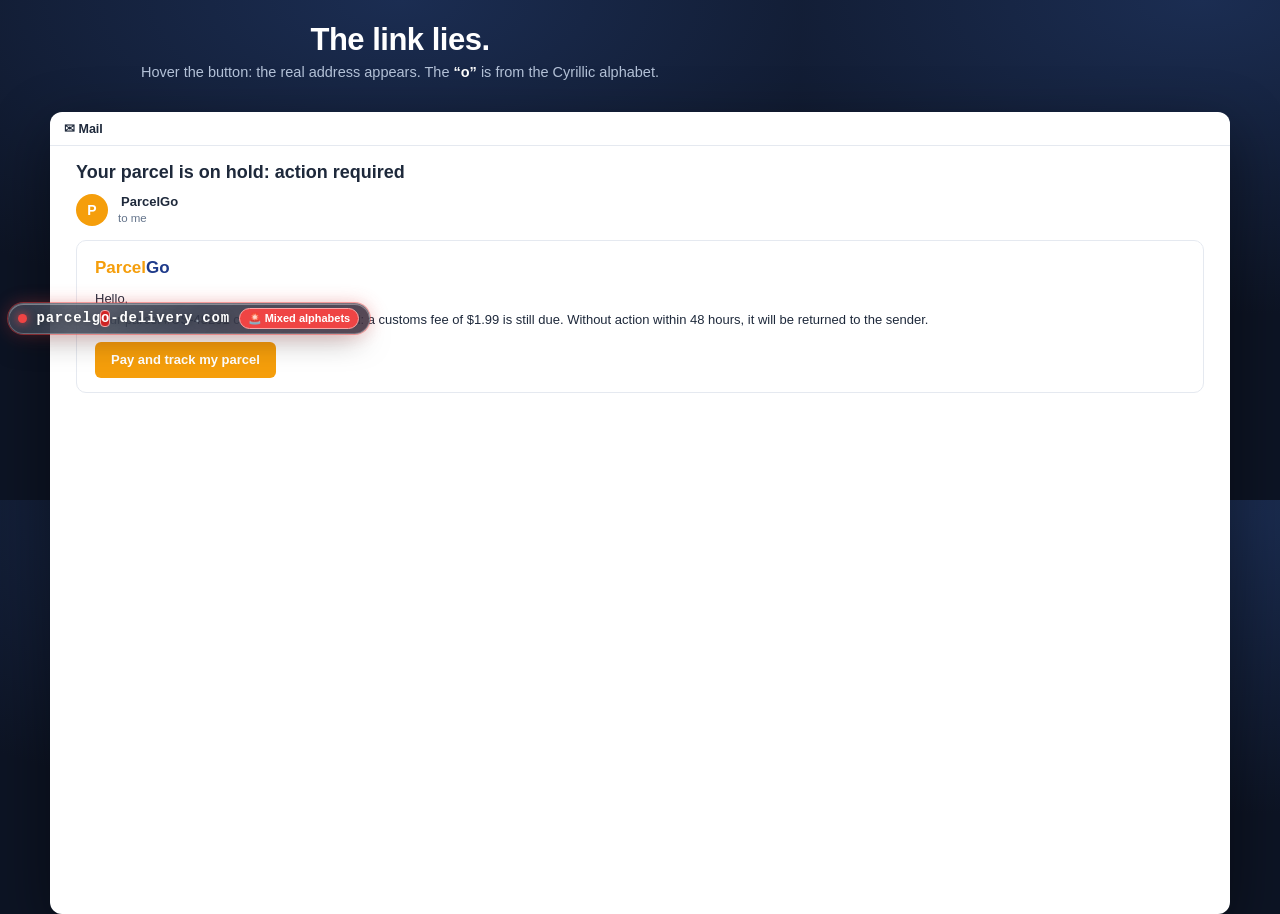
<file: store/screenshots/src/scene.html>
<!DOCTYPE html>
<html>
<head>
<meta charset="UTF-8" />
<!-- Chrome Web Store screenshots. Rendered by capture.mjs at 800x500 CSS px x1.6 = 1280x800.
     The bubble is the real one: the extension's own scripts run on this page. -->
<meta name="show-yourself-demo" content="1" />
<title>Show Yourself · store screenshot</title>
<style>
  * { box-sizing: border-box; }
  html, body { margin: 0; width: 800px; height: 500px; overflow: hidden; }
  body {
    font-family: "Segoe UI", -apple-system, BlinkMacSystemFont, Roboto, Helvetica, Arial, sans-serif;
    background: radial-gradient(120% 90% at 50% 0%, #1b2d52 0%, #0d1424 70%);
    color: #e2e8f0;
  }
  :focus { outline: none; }

  .head { text-align: center; padding: 22px 30px 0; height: 104px; }
  .head h1 { margin: 0; font-size: 31px; font-weight: 800; letter-spacing: -0.5px; color: #fff; }
  .head p { margin: 6px 0 0; font-size: 14.5px; color: #b4c2d8; }
  .head p b { color: #fff; font-weight: 600; }

  .win {
    position: absolute; left: 50px; right: 50px; top: 112px; bottom: -14px;
    background: #fff; color: #1e293b; border-radius: 12px; overflow: hidden;
    box-shadow: 0 20px 60px rgba(0,0,0,0.45);
  }
  .bar {
    height: 34px; display: flex; align-items: center; gap: 12px; padding: 0 14px;
    border-bottom: 1px solid #e5e9f0; font-size: 12.5px; color: #475569;
  }
  .bar .app { font-weight: 700; color: #1e293b; }
  .bar .search { flex: 1; max-width: 360px; height: 22px; border-radius: 11px; background: #f1f5f9;
    padding: 0 12px; display: flex; align-items: center; color: #64748b; font-size: 11.5px; }

  /* --- Mail --- */
  .mail { padding: 16px 26px; }
  .subject { font-size: 18px; font-weight: 600; margin: 0 0 10px; }
  .from { display: flex; align-items: center; gap: 10px; margin-bottom: 14px; }
  .avatar { width: 32px; height: 32px; border-radius: 50%; background: #f59e0b; color: #fff;
    display: grid; place-items: center; font-weight: 700; font-size: 14px; }
  .who { font-size: 13px; line-height: 1.35; }
  .who .name { font-weight: 600; padding: 1px 3px; }
  .who .to { color: #64748b; font-size: 11.5px; }
  .card { border: 1px solid #e5e9f0; border-radius: 10px; padding: 14px 18px; font-size: 13px; line-height: 1.55; }
  .logo { font-weight: 800; font-size: 17px; color: #f59e0b; margin-bottom: 8px; }
  .logo span { color: #1e3a8a; }
  .card p { margin: 0 0 12px; }
  .btn { display: inline-block; background: #f59e0b; color: #fff; text-decoration: none; font-weight: 600;
    padding: 8px 16px; border-radius: 6px; font-size: 13px; }
  .attach { display: inline-flex; align-items: center; gap: 8px; margin-top: 14px; padding: 7px 12px;
    border: 1px solid #e5e9f0; border-radius: 8px; font-size: 13px; color: #1e293b; text-decoration: none; }
  .attach .pdf { background: #dc2626; color: #fff; font-size: 10px; font-weight: 700; padding: 2px 5px; border-radius: 3px; }

  /* --- Search engine --- */
  .serp { padding: 14px 40px; }
  .stats { font-size: 11.5px; color: #64748b; margin-bottom: 10px; }
  .res { margin-bottom: 18px; max-width: 560px; }
  .res .site { display: flex; align-items: center; gap: 8px; font-size: 12px; color: #334155; }
  .res .fav { width: 22px; height: 22px; border-radius: 50%; background: #fef3c7; color: #b45309;
    display: grid; place-items: center; font-weight: 800; font-size: 11px; }
  .res .fav.grey { background: #e2e8f0; color: #475569; }
  .res .site small { display: block; color: #64748b; font-size: 11px; }
  .res a.title { display: inline-block; margin: 5px 0 3px; font-size: 17px; color: #1a4fd6; text-decoration: none; }
  .res a.title.hover { text-decoration: underline; }
  .res .snip { font-size: 12.5px; color: #475569; line-height: 1.5; }
  .res .ad { font-weight: 700; color: #1e293b; font-size: 11px; margin-right: 2px; }

  /* --- Portrait post (LinkedIn feed on a phone): 480x600 CSS px x2.25 = 1080x1350 --- */
  html.post, html.post body { width: 480px; height: 600px; }
  .post body { display: flex; flex-direction: column; justify-content: center; gap: 26px; }
  .post .head { padding: 0 20px; height: auto; }
  .post .head h1 { font-size: 34px; line-height: 1.1; }
  .post .head p { margin-top: 10px; font-size: 15px; line-height: 1.4; }
  .post .head p b { white-space: nowrap; }
  .post .win { position: relative; inset: auto; margin: 0 14px; padding-bottom: 4px; border-radius: 12px; }
  .post .mail { padding: 12px 16px; }
  .post .serp { padding: 10px 16px; }
  .post .win .mail, .post .win .serp { padding-bottom: 18px; }
  .post .brand { position: static; height: auto; font-size: 13.5px; }
  .post .brand { display: flex; }
  .brand { display: none; position: absolute; left: 0; right: 0; bottom: 0; height: 62px;
    align-items: center; justify-content: center; gap: 8px; font-size: 15px; color: #b4c2d8; }
  .brand b { color: #fff; font-weight: 700; }
  .brand .eye { width: 20px; height: 20px; border-radius: 50%; display: grid; place-items: center;
    background: linear-gradient(135deg, #fff1a8, #c99a38); color: #3b2a06; font-size: 12px; font-weight: 800; }
</style>
<script>
  // Minimal stand-in for the extension APIs, so the real content scripts run here.
  (function () {
    var q = new URLSearchParams(location.search);
    window.SCENE = q.get('scene') || 'link';
    window.LANG = q.get('lang') === 'fr' ? 'fr' : 'en';
    document.documentElement.lang = window.LANG;
    if (q.get('fmt') === 'post') document.documentElement.classList.add('post');
    var noop = function () {};
    window.chrome = {
      runtime: { getURL: function (p) { return '/' + p; }, onMessage: { addListener: noop }, sendMessage: noop },
      i18n: { getUILanguage: function () { return window.LANG; }, getMessage: function () { return ''; } },
      storage: {
        local: { get: function (k, cb) { setTimeout(function () { cb({}); }, 0); }, set: noop },
        onChanged: { addListener: noop }
      }
    };
    // Open the bubble's shadow root so the capture can point at a letter.
    var attach = Element.prototype.attachShadow;
    Element.prototype.attachShadow = function (init) {
      var root = attach.call(this, Object.assign({}, init, { mode: 'open' }));
      window.SY_ROOT = root;
      return root;
    };
  })();
</script>
</head>
<body>
<div class="head"><h1 id="h1"></h1><p id="sub"></p></div>
<div class="win" id="win"></div>
<div class="brand"><span class="eye">◉</span><b>Show Yourself</b><span id="brandTag"></span></div>

<script>
  var T = {
    en: {
      link: ['The link lies.', 'Hover the button: the real address appears. The <b>“o”</b> is from the Cyrillic alphabet.'],
      sender: ['So does the sender.', 'The name looks like an official address. Show Yourself shows <b>the real one</b>.'],
      file: ['And the “PDF” is a program.', 'A hidden character flips the end of the name. Show Yourself <b>unmasks it</b>.'],
      shady: ['A suspicious website?', 'The address starts with the right name, but the real site is <b>the part in bold</b>.'],
      safe: ['Every link, if you want.', 'Quiet by default on normal sites. Choose <b>“Always”</b> to see every address, letter by letter.'],
      subject: 'Your parcel is on hold: action required',
      to: 'to me',
      body: 'Hello,<br>Your parcel #US-48291 could not be delivered: a customs fee of $1.99 is still due. Without action within 48 hours, it will be returned to the sender.',
      cta: 'Pay and track my parcel',
      fileName: 'invoice\u202Efdp.exe',
      query: 'parcelgo track parcel',
      stats: 'About 1,240,000 results',
      shadyTitle: 'ParcelGo · Pay your customs fee',
      shadySnip: 'Your parcel is waiting. Pay the customs fee now to release your delivery within 24 hours.',
      safeTitle: 'ParcelGo · Track your parcel',
      safeSnip: 'Enter your tracking number to follow your delivery in real time.',
      helpTitle: 'Help · Frequently asked questions',
      helpSnip: 'Delivery, returns, claims: all the answers to your questions.',
      sponsored: 'Sponsored',
      mail: 'Mail', search: 'Search'
    },
    fr: {
      link: ['Le lien ment.', 'Survolez le bouton : la vraie adresse apparaît. Le <b>« o »</b> vient de l’alphabet cyrillique.'],
      sender: ['L’expéditeur aussi.', 'Le nom imite une adresse officielle. Show Yourself montre <b>la vraie</b>.'],
      file: ['Et le « PDF » est un programme.', 'Un caractère caché retourne la fin du nom. Show Yourself <b>le démasque</b>.'],
      shady: ['Un site louche ?', 'L’adresse commence par le bon nom, mais le vrai site est <b>la partie en gras</b>.'],
      safe: ['Tous les liens, si vous voulez.', 'Discret par défaut sur les sites normaux. Choisissez <b>« Toujours »</b> pour voir chaque adresse, lettre par lettre.'],
      subject: 'Votre colis est en attente : action requise',
      to: 'à moi',
      body: 'Bonjour,<br>Votre colis n°FR-48291 n’a pas pu être livré : des frais de douane de 1,99 € restent à régler. Sans action sous 48 heures, il sera renvoyé à l’expéditeur.',
      cta: 'Payer et suivre mon colis',
      fileName: 'facture\u202Efdp.exe',
      query: 'parcelgo suivi colis',
      stats: 'Environ 1 240 000 résultats',
      shadyTitle: 'ParcelGo · Réglez vos frais de douane',
      shadySnip: 'Votre colis vous attend. Réglez les frais de douane maintenant pour être livré sous 24 heures.',
      safeTitle: 'ParcelGo · Suivre votre colis',
      safeSnip: 'Entrez votre numéro de suivi pour suivre votre livraison en temps réel.',
      helpTitle: 'Aide · Questions fréquentes',
      helpSnip: 'Livraison, retours, réclamations : toutes les réponses à vos questions.',
      sponsored: 'Sponsorisé',
      mail: 'Messagerie', search: 'Recherche'
    }
  }[LANG];

  var POST = document.documentElement.classList.contains('post');
  var VIEW = new URLSearchParams(location.search).get('view');
  // Portrait post, "ms" scene: a Microsoft look-alike ("rn" for "m", zero for "o").
  T.ms = LANG === 'fr'
    ? ['Ce n’est pas Microsoft.', 'Un <b>« rn »</b> imite le « m », un <b>zéro</b> remplace le « o ». Show Yourself le voit.']
    : ['That is not Microsoft.', 'An <b>“rn”</b> plays the “m”, a <b>zero</b> plays the “o”. Show Yourself sees it.'];
  if (VIEW === 'full') T.ms = LANG === 'fr'
    ? ['Et il explique pourquoi.', 'Maintenez <b>Maj</b> : le détail lettre par lettre, et le piège en clair.']
    : ['And it tells you why.', 'Hold <b>Shift</b>: letter-by-letter details, and the trap in plain words.'];
  if (POST && SCENE === 'shady') T.shady = LANG === 'fr'
    ? ['Un site louche ?', 'L’adresse commence par le bon nom, mais le vrai site est <b>track-fees.info</b>.']
    : ['A suspicious website?', 'The address starts with the right name, but the real site is <b>track-fees.info</b>.'];
  var MS = {
    en: { subject: 'Your password expires today', body: 'Hello,<br>Your Microsoft account password expires today. Keep your current password to avoid losing access to your emails and files.', cta: 'Keep my current password', from: 'Microsoft account team' },
    fr: { subject: 'Votre mot de passe expire aujourd’hui', body: 'Bonjour,<br>Le mot de passe de votre compte Microsoft expire aujourd’hui. Conservez votre mot de passe actuel pour garder l’accès à vos e-mails et fichiers.', cta: 'Conserver mon mot de passe', from: 'Équipe des comptes Microsoft' }
  }[LANG];
  var MS_TRAP = 'https://rnicr0soft.com/account/password';
  var LINK_TRAP ='https://parcelg\u043e-delivery.com/pay';
  var SHADY = 'https://parcelgo.com.track-fees.info/pay';
  var SAFE = 'https://www.parcelgo.com/track';

  document.getElementById('h1').textContent = T[SCENE][0];
  document.getElementById('sub').innerHTML = T[SCENE][1];
  document.getElementById('brandTag').textContent = LANG === 'fr' ? '· extension Chrome gratuite' : '· free Chrome extension';

  function mail(opts) {
    var sender = opts.sender
      ? '<span class="name" id="target-sender" tabindex="0" email="service@parcelgo-customer-care.info" name="service@parcelgo.com">service@parcelgo.com</span>'
      : '<span class="name">ParcelGo</span>';
    var link = opts.link
      ? '<a class="btn" id="target-link" href="' + LINK_TRAP + '">' + T.cta + '</a>'
      : '<span class="btn">' + T.cta + '</span>';
    var file = opts.file
      ? '<a class="attach" id="target-file" href="/store/screenshots/src/x" download="' + T.fileName + '"><span class="pdf">PDF</span><span>' + T.fileName + '</span></a>'
      : '';
    return '<div class="bar"><span class="app">✉ ' + T.mail + '</span></div>' +
      '<div class="mail"><h2 class="subject">' + T.subject + '</h2>' +
      '<div class="from"><div class="avatar">P</div><div class="who">' + sender + '<div class="to">' + T.to + '</div></div></div>' +
      '<div class="card"><div class="logo">Parcel<span>Go</span></div><p>' + T.body + '</p>' + link + '</div>' +
      file + '</div>';
  }

  function msMail() {
    return '<div class="bar"><span class="app">✉ ' + T.mail + '</span></div>' +
      '<div class="mail"><h2 class="subject">' + MS.subject + '</h2>' +
      '<div class="from"><div class="avatar" style="background:#475569">M</div><div class="who"><span class="name">' + MS.from + '</span><div class="to">' + T.to + '</div></div></div>' +
      '<div class="card"><div class="logo" style="color:#475569">Microsoft</div><p>' + MS.body + '</p>' +
      '<a class="btn" id="target-link" style="background:#2563eb" href="' + MS_TRAP + '">' + MS.cta + '</a></div></div>';
  }

  function serp(trapFirst) {
    var shady = '<div class="res"><div class="site"><div class="fav">P</div><div><span class="ad">' + T.sponsored + '</span> ParcelGo<small>parcelgo.com › pay</small></div></div>' +
      '<a class="title" ' + (trapFirst ? 'id="target-link" ' : '') + 'href="' + SHADY + '">' + T.shadyTitle + '</a>' +
      '<div class="snip">' + T.shadySnip + '</div></div>';
    var safe = '<div class="res"><div class="site"><div class="fav">P</div><div>ParcelGo<small>https://www.parcelgo.com › track</small></div></div>' +
      '<a class="title" ' + (trapFirst ? '' : 'id="target-link" ') + 'href="' + SAFE + '">' + T.safeTitle + '</a>' +
      '<div class="snip">' + T.safeSnip + '</div></div>';
    var help = '<div class="res"><div class="site"><div class="fav grey">P</div><div>ParcelGo<small>https://www.parcelgo.com › help</small></div></div>' +
      '<a class="title" href="https://www.parcelgo.com/help">' + T.helpTitle + '</a>' +
      '<div class="snip">' + T.helpSnip + '</div></div>';
    return '<div class="bar"><span class="app">' + T.search + '</span><span class="search">🔍&nbsp; ' + T.query + '</span></div>' +
      // The safe scene has no stats line, so the bubble opens below the link instead of over the headline.
      '<div class="serp">' + (trapFirst ? '<div class="stats">' + T.stats + '</div>' : '') +
      // Portrait post: the trap sits lower, so the bubble opens over other results, not the headline.
      // Portrait post: the trap sits last, so the expanded bubble opens over other results, not the headline.
      (trapFirst ? (POST && VIEW === 'full' ? safe + help + shady : shady + safe) : safe + help) + '</div>';
  }

  document.getElementById('win').innerHTML = {
    ms: msMail,
    link: function () { return mail({ link: true }); },
    sender: function () { return mail({ sender: true }); },
    file: function () { return mail({ file: true }); },
    shady: function () { return serp(true); },
    safe: function () { return serp(false); }
  }[SCENE]();
</script>

<script src="/features.js"></script>
<script src="/i18n.js"></script>
<script src="/files.js"></script>
<script src="/lib/psl.js"></script>
<script src="/analyzer.js"></script>
<script src="/content.js"></script>
<script>
  // Opens the bubble on the scene's target, points the magnifier at one letter,
  // optionally expands the details, then flags the page as ready.
  var PLAN = {
    ms: { focus: 'cr0', expand: false },
    link: { focus: '[\u043e]', expand: false },
    sender: { expand: true },
    file: { expand: true },
    shady: { focus: 'track-fees', expand: true },
    safe: { focus: 'parcelgo', expand: true }
  }[SCENE];
  // Portrait post: compact one-line bubble, or the expanded details with view=full.
  if (POST) PLAN.expand = VIEW === 'full';

  function ready() { document.title = 'READY'; }

  setTimeout(function () {
    var target = document.getElementById('target-link') || document.getElementById('target-sender') || document.getElementById('target-file');
    if (target.classList.contains('title')) target.classList.add('hover');
    target.dispatchEvent(new FocusEvent('focusin', { bubbles: true }));
    setTimeout(function () {
      if (PLAN.expand) document.dispatchEvent(new KeyboardEvent('keydown', { key: 'Shift', bubbles: true }));
      setTimeout(function () {
        var spans = window.SY_ROOT ? Array.prototype.slice.call(window.SY_ROOT.querySelectorAll('.sy-domain span')) : [];
        var letters = spans.filter(function (s) { return s.children.length === 0 && s.textContent.length === 1; });
        var pick = null;
        if (PLAN.focus === '[\u043e]') pick = letters.find(function (s) { return s.textContent === '\u043e'; });
        else if (PLAN.focus) {
          var text = letters.map(function (s) { return s.textContent; }).join('');
          var i = text.indexOf(PLAN.focus);
          if (i >= 0) pick = letters[i + 2];
        }
        if (pick) {
          var r = pick.getBoundingClientRect();
          document.dispatchEvent(new MouseEvent('mousemove', { clientX: r.left + r.width / 2, clientY: r.top + r.height / 2, bubbles: true }));
        }
        setTimeout(ready, 700);
      }, 500);
    }, 400);
  }, 900);
</script>
</body>
</html>
</file>
<file: file-warning.css>
:root { color-scheme: dark; }
* { box-sizing: border-box; }
body {
  margin: 0; min-height: 100vh; display: grid; place-items: center; padding: 24px;
  font: 15px/1.5 -apple-system, BlinkMacSystemFont, "Segoe UI", Roboto, sans-serif; color: #e2e8f0;
  background: radial-gradient(80% 60% at 50% 0%, rgba(239,68,68,0.22), transparent 70%), #0d0a10;
}
.card { width: 100%; max-width: 560px; padding: 28px; border-radius: 22px;
  background: rgba(24,16,22,0.92); border: 1px solid rgba(239,68,68,0.35); box-shadow: 0 30px 80px rgba(0,0,0,0.5); }
.badge { display: inline-block; font-size: 12px; font-weight: 700; letter-spacing: 0.6px; text-transform: uppercase;
  color: #fca5a5; background: rgba(239,68,68,0.12); border: 1px solid rgba(239,68,68,0.4); padding: 3px 10px; border-radius: 999px; }
h1 { margin: 10px 0 18px; font-size: 24px; line-height: 1.25; color: #fff; }

.row { display: flex; align-items: baseline; gap: 12px; padding: 10px 0; border-bottom: 1px solid rgba(255,255,255,0.07); }
.label { flex: none; width: 140px; font-size: 13px; color: #94a3b8; }
.name { font: 600 17px/1.4 Consolas, "Cascadia Mono", monospace; word-break: break-all; }
.looks { color: #cbd5e1; white-space: pre-wrap; }
.really { color: #f8fafc; }
.really .ext { color: #fff; background: #dc2626; padding: 0 5px; border-radius: 5px; }
.really .hid { font: 700 11px/1 sans-serif; color: #fde68a; background: rgba(234,179,8,0.2);
  border: 1px solid rgba(234,179,8,0.6); padding: 2px 4px; border-radius: 4px; margin: 0 2px; vertical-align: middle; }
.really .fdot { color: #fde68a; text-decoration: underline wavy #f59e0b; }
.really .pad { background: rgba(234,179,8,0.18); border-radius: 3px; }

.kind { margin: 14px 0 4px; font-size: 16px; font-weight: 700; color: #fca5a5; }
.why { margin: 8px 0 0; padding-left: 18px; color: #e2e8f0; }
.why li { margin: 3px 0; }

.actions { display: flex; flex-direction: column; align-items: center; gap: 10px; margin-top: 24px; }
button { font: inherit; cursor: pointer; border: 0; }
.safe { width: 100%; padding: 14px; border-radius: 14px; font-size: 17px; font-weight: 700; color: #052e16;
  background: linear-gradient(135deg, #4ade80, #22c55e); box-shadow: 0 8px 24px rgba(34,197,94,0.35); }
.safe:hover { filter: brightness(1.06); }
.risk { background: none; color: #94a3b8; text-decoration: underline; font-size: 13px; }
.risk:hover { color: #e2e8f0; }
button:disabled { opacity: 0.5; cursor: default; }
.status { text-align: center; min-height: 1.5em; margin: 10px 0 0; color: #86efac; font-weight: 600; }
.foot { margin: 14px 0 0; text-align: center; font-size: 12px; color: #64748b; }
</file>
<file: popup.css>
:root { color-scheme: dark; }
* { box-sizing: border-box; }
body {
  width: 320px;
  margin: 0;
  padding: 14px;
  font: 13px/1.4 -apple-system, BlinkMacSystemFont, "Segoe UI", Roboto, sans-serif;
  color: #e2e8f0;
  background: radial-gradient(120% 80% at 50% 0%, #14402c 0%, #06180f 70%);
}
header { display: flex; align-items: center; gap: 10px; margin-bottom: 12px; }
.name { font-weight: 800; font-size: 16px; color: #fde68a; }
.tagline { color: #86efac; font-size: 12px; }

.stats {
  display: grid; grid-template-columns: 1fr 1fr; gap: 8px;
  margin-bottom: 10px;
}
.stat {
  display: flex; flex-direction: column; align-items: center;
  padding: 10px 6px;
  border-radius: 14px;
  background: rgba(255,255,255,0.06);
  border: 1px solid rgba(226,181,74,0.35);
}
.stat span { font-size: 26px; font-weight: 800; color: #f8fafc; }
.stat.danger span { color: #f87171; }
.stat small { color: #cbd5e1; }
.period { grid-column: 1 / -1; text-align: center; color: #94a3b8; font-size: 11px; }

.card {
  padding: 10px 12px;
  margin-bottom: 10px;
  border-radius: 14px;
  background: rgba(255,255,255,0.05);
  border: 1px solid rgba(255,255,255,0.08);
}
h2 { margin: 0 0 6px; font-size: 13px; color: #fde68a; }
.muted { color: #94a3b8; font-size: 11.5px; margin: 0; }

.toggle { display: flex; align-items: center; gap: 10px; cursor: pointer; }
.toggle span { flex: 1; display: flex; flex-direction: column; }
.toggle small { color: #94a3b8; font-size: 11.5px; }
.toggle input { position: absolute; opacity: 0; }
.toggle i {
  flex: none; width: 38px; height: 22px; border-radius: 999px;
  background: #334155; position: relative; transition: background .15s;
}
.toggle i::after {
  content: ''; position: absolute; top: 3px; left: 3px;
  width: 16px; height: 16px; border-radius: 50%; background: #fff; transition: left .15s;
}
.toggle input:checked + i { background: #22c55e; }
.toggle input:checked + i::after { left: 19px; }
.toggle input:focus-visible + i { outline: 2px solid #fde68a; outline-offset: 2px; }

.chips { list-style: none; margin: 0; padding: 0; display: flex; flex-wrap: wrap; gap: 5px;
  max-height: 180px; overflow: auto; }
.chips li {
  display: inline-flex; align-items: center; gap: 4px; max-width: 100%;
  padding: 3px 4px 3px 9px; border-radius: 999px;
  background: rgba(34,197,94,0.12); border: 1px solid rgba(34,197,94,0.35);
  font: 11.5px "Cascadia Mono", Consolas, monospace; color: #dcfce7;
}
.chips li span { overflow: hidden; text-overflow: ellipsis; white-space: nowrap; }
.chips li button {
  all: unset; cursor: pointer; width: 16px; height: 16px; line-height: 16px; text-align: center;
  border-radius: 50%; font: 13px sans-serif; color: #94a3b8;
}
.chips li button:hover, .chips li button:focus-visible { background: rgba(248,113,113,0.25); color: #fecaca; }
.chips li.none { background: none; border: 0; color: #94a3b8; font-family: inherit; }
.search {
  width: 100%; margin-bottom: 6px; padding: 5px 10px; border-radius: 999px;
  border: 1px solid rgba(255,255,255,0.12); background: rgba(0,0,0,0.25); color: #f8fafc; font-size: 12px;
}
.search:focus { outline: 2px solid #fde68a; outline-offset: 1px; }
.more { margin: 6px 0 0; }

.add { display: flex; gap: 6px; margin-bottom: 6px; }
.add input {
  flex: 1; min-width: 0; padding: 6px 10px; border-radius: 999px;
  border: 1px solid rgba(226,181,74,0.35); background: rgba(0,0,0,0.3); color: #f8fafc;
  font: 12px "Cascadia Mono", Consolas, monospace;
}
.add input:focus { outline: 2px solid #fde68a; outline-offset: 1px; }
.add button {
  all: unset; cursor: pointer; padding: 5px 12px; border-radius: 999px;
  background: #22c55e; color: #052e16; font-weight: 700; font-size: 12px;
}
.add button:hover, .add button:focus-visible { background: #4ade80; }
.link {
  all: unset; cursor: pointer; display: block; margin-bottom: 6px;
  color: #86efac; font-size: 12px; font-weight: 600;
}
.link:hover, .link:focus-visible { text-decoration: underline; }
#addMsg { margin-bottom: 6px; }

footer { display: flex; flex-direction: column; align-items: center; gap: 4px; }
footer a { color: #86efac; font-weight: 700; }
/* Card to the training site, with its mascot (Leon). */
footer a.train {
  display: flex; align-items: center; gap: 10px; width: 100%; margin-bottom: 6px; padding: 9px 12px;
  border: 1px solid rgba(226,181,74,0.35); border-radius: 12px; text-decoration: none; text-align: left;
  background: linear-gradient(135deg, rgba(255,241,168,0.06), rgba(201,154,56,0.12));
  transition: border-color 0.15s;
}
footer a.train:hover, footer a.train:focus-visible { border-color: rgba(226,181,74,0.8); }
footer a.train img { flex: none; border-radius: 9px; }
.train-text { flex: 1; min-width: 0; display: flex; flex-direction: column; }
.train-text strong { color: #f5d27a; font-size: 13px; }
.train-text small { color: #cbd5e1; font-size: 11.5px; font-weight: 500; }
.train-arrow { color: #f5d27a; font-size: 16px; }

.seg { display: grid; grid-template-columns: repeat(3, 1fr); gap: 4px; padding: 3px; margin-bottom: 6px;
  border-radius: 999px; background: rgba(0,0,0,0.25); }
.seg label { position: relative; cursor: pointer; }
.seg input { position: absolute; opacity: 0; }
.seg span { display: block; text-align: center; padding: 5px 4px; border-radius: 999px; font-size: 12px; color: #cbd5e1; }
.seg input:checked + span { background: #22c55e; color: #052e16; font-weight: 700; }
.seg input:focus-visible + span { outline: 2px solid #fde68a; outline-offset: 1px; }

.master { border-color: rgba(34,197,94,0.45); }
#settingsBody { transition: opacity .15s; }
.seg.off { opacity: .4; pointer-events: none; filter: grayscale(1); }
.seg + h2 { margin-top: 14px; }
#settingsBody.off { opacity: .4; pointer-events: none; filter: grayscale(1); }

/* Thin scrollbar in the theme colors instead of the grey system one. */
html, .chips { scrollbar-width: thin; scrollbar-color: rgba(134,239,172,0.35) transparent; }
html:hover, .chips:hover { scrollbar-color: rgba(134,239,172,0.6) transparent; }

/* Inside the welcome page: numbered settings, no footer. */
.embedded [data-n]::before {
  content: attr(data-n); display: inline-flex; width: 18px; height: 18px; margin-right: 7px;
  border-radius: 50%; align-items: center; justify-content: center; vertical-align: 1px;
  font-size: 11px; font-weight: 800; color: #3b2a06; background: linear-gradient(135deg, #fff1a8, #c99a38);
}
.embedded footer { display: none; }
</file>
<file: welcome.css>
:root { color-scheme: dark; }
* { box-sizing: border-box; }
body {
  margin: 0;
  min-height: 100vh;
  font: 16px/1.55 -apple-system, BlinkMacSystemFont, "Segoe UI", Roboto, sans-serif;
  color: #e2e8f0;
  background:
    radial-gradient(90% 60% at 50% 0%, rgba(34,197,94,0.18), transparent 70%),
    linear-gradient(#0a2a1b, #04120b);
}
main { max-width: 920px; margin: 0 auto; padding: 48px 24px 64px; }
header { text-align: center; }
header img { filter: drop-shadow(0 10px 30px rgba(226,181,74,0.35)); }
h1 { font-size: 30px; line-height: 1.25; margin: 14px 0 8px; color: #fef3c7; }
.lead { max-width: 640px; margin: 0 auto; color: #cbd5e1; font-size: 17px; }

.steps {
  list-style: none; padding: 0; margin: 36px 0;
  display: grid; grid-template-columns: repeat(auto-fit, minmax(190px, 1fr)); gap: 14px;
}
.steps li {
  padding: 16px; border-radius: 18px;
  background: rgba(255,255,255,0.05);
  border: 1px solid rgba(226,181,74,0.3);
}
.steps b {
  display: inline-flex; width: 28px; height: 28px; border-radius: 50%;
  align-items: center; justify-content: center;
  background: linear-gradient(135deg, #fff1a8, #c99a38); color: #3b2a06; font-size: 14px;
}
.steps h3 { margin: 8px 0 4px; font-size: 16px; color: #bbf7d0; }
.steps p { margin: 0; font-size: 14px; color: #cbd5e1; }

h2 { text-align: center; color: #fde68a; font-size: 20px; margin: 8px 0 16px; }
.demos { display: grid; grid-template-columns: repeat(auto-fit, minmax(200px, 1fr)); gap: 14px; }
.demo {
  padding: 16px; border-radius: 16px; text-align: center;
  background: rgba(2,6,23,0.45); border: 1px solid rgba(255,255,255,0.08);
}
.demo.trap { border-top: 3px solid #ef4444; }
.demo.legit { border-top: 3px solid #22c55e; }
.demo a {
  display: inline-block; padding: 9px 14px; border-radius: 10px;
  background: #0f2e20; border: 1px solid #1f5e3f; color: #7dd3fc; text-decoration: none; font-weight: 600;
}
.demo a:hover, .demo a:focus { border-color: #7dd3fc; }
.demo p { margin: 10px 0 0; font-size: 13px; color: #94a3b8; }

.tip, .privacy { text-align: center; margin: 28px auto 0; max-width: 620px; font-size: 14px; }
.tip { color: #fde68a; }
.privacy { color: #86efac; margin-top: 8px; }
.good { list-style: none; padding: 0; margin: 0 auto; max-width: 620px; display: grid; gap: 8px; }
.good li { font-size: 14px; color: #cbd5e1; padding-left: 22px; position: relative; }
.good li::before { content: "✓"; position: absolute; left: 0; color: #22c55e; font-weight: 700; }
.demos + h2 { margin-top: 36px; }

.good + h2 { margin-top: 40px; }
.cfg-lead { text-align: center; max-width: 620px; margin: -6px auto 18px; font-size: 14px; color: #cbd5e1; }
.cfg { display: flex; flex-wrap: wrap; justify-content: center; align-items: center; gap: 28px; }
#popupDemo {
  /* 320px popup + 2px of border (box-sizing: border-box), so it never scrolls sideways */
  width: 322px; height: 600px; border: 1px solid rgba(226,181,74,0.35); border-radius: 16px;
  box-shadow: 0 18px 50px rgba(0,0,0,0.45); background: #06180f;
}
.cfg-notes { list-style: none; padding: 0; margin: 0; display: grid; gap: 14px; max-width: 300px; }
.cfg-notes li { display: flex; align-items: center; gap: 10px; font-size: 15px; color: #e2e8f0; }
.cfg-notes b {
  flex: none; display: inline-flex; width: 24px; height: 24px; border-radius: 50%;
  align-items: center; justify-content: center; font-size: 13px;
  background: linear-gradient(135deg, #fff1a8, #c99a38); color: #3b2a06;
}

/* Nod to the training site, between the settings and the closing tip */
.train {
  display: flex; align-items: center; justify-content: center; gap: 16px;
  max-width: 620px; margin: 44px auto 0; padding: 18px 22px; text-align: left;
  border: 1px solid rgba(226,181,74,0.35); border-radius: 14px; text-decoration: none;
  background: linear-gradient(135deg, rgba(255,241,168,0.06), rgba(201,154,56,0.10));
  transition: border-color 0.15s, transform 0.15s;
}
.train:hover, .train:focus-visible { border-color: rgba(226,181,74,0.8); transform: translateY(-1px); }
.train img { flex: none; border-radius: 12px; }
.train-q { display: block; font-size: 15px; color: #e2e8f0; }
.train-go { display: inline-block; margin-top: 6px; font-size: 14px; font-weight: 700; color: #f5d27a; }
</file>
